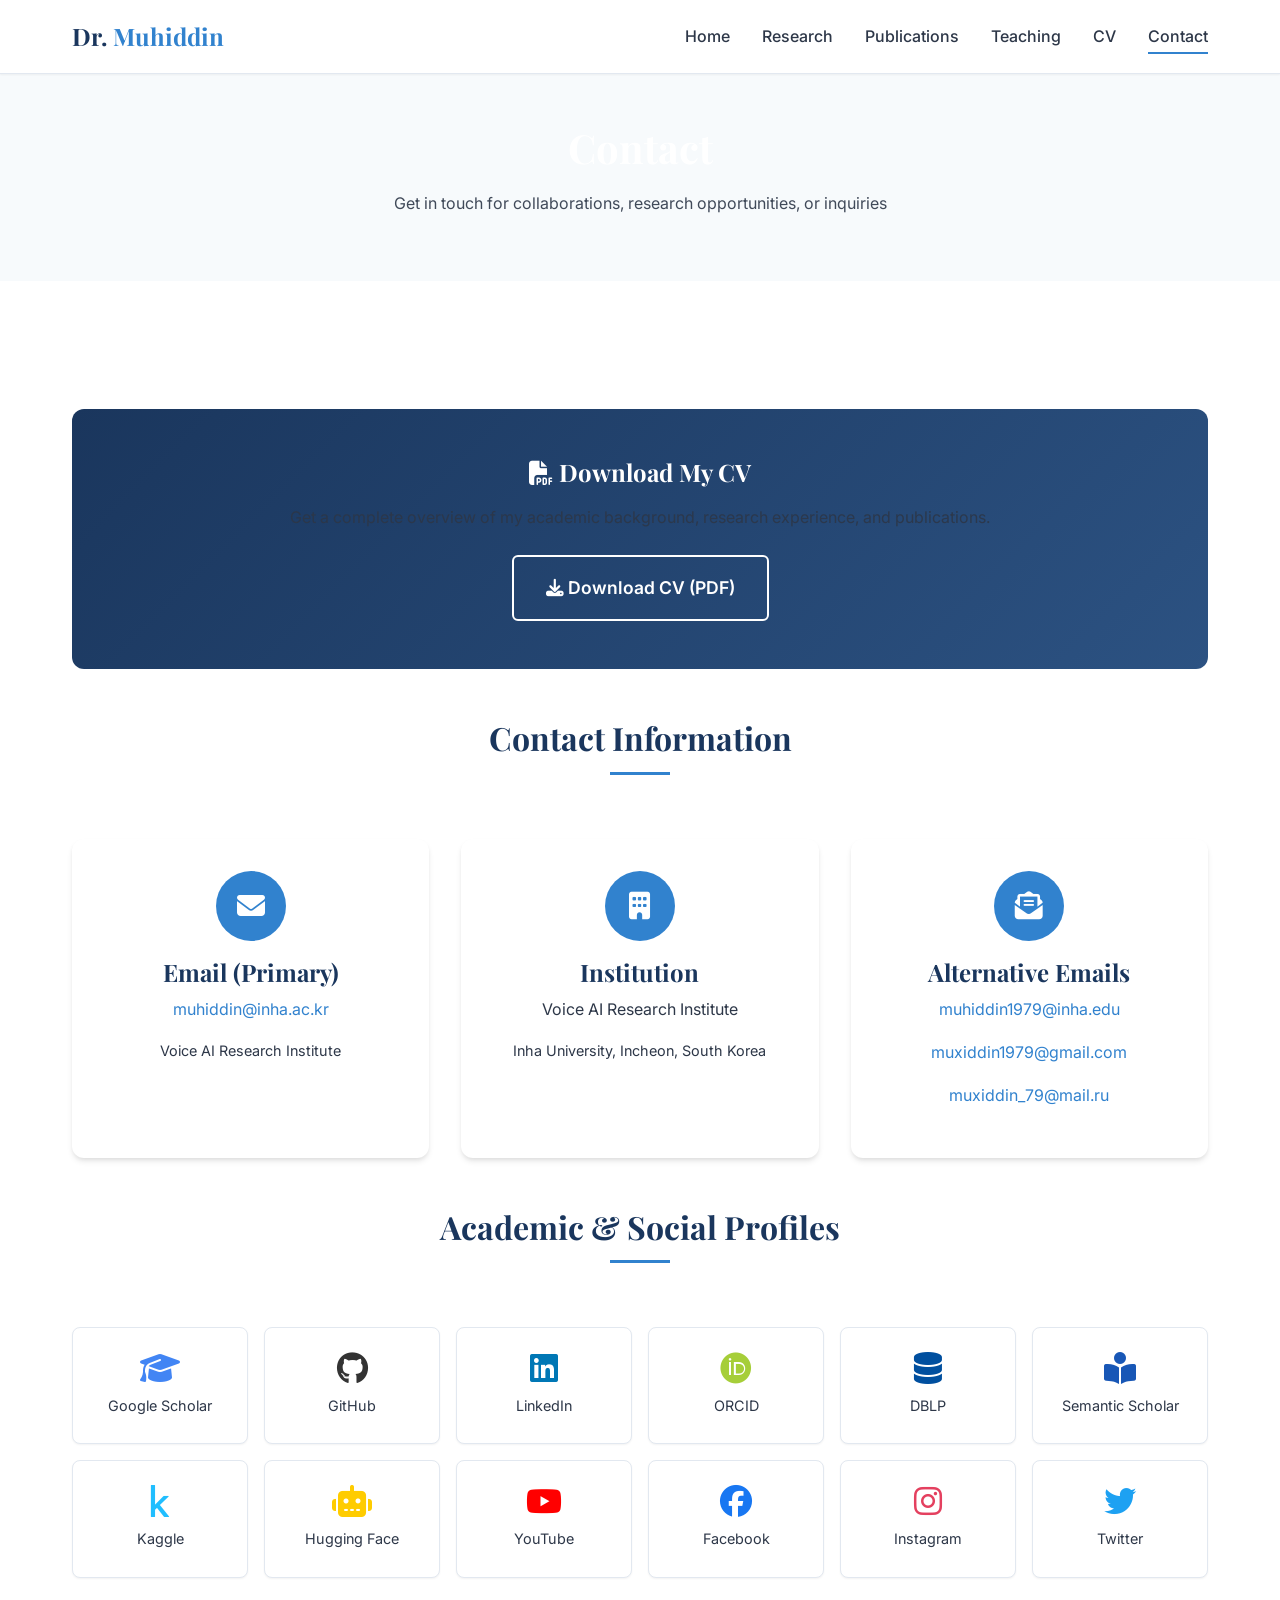
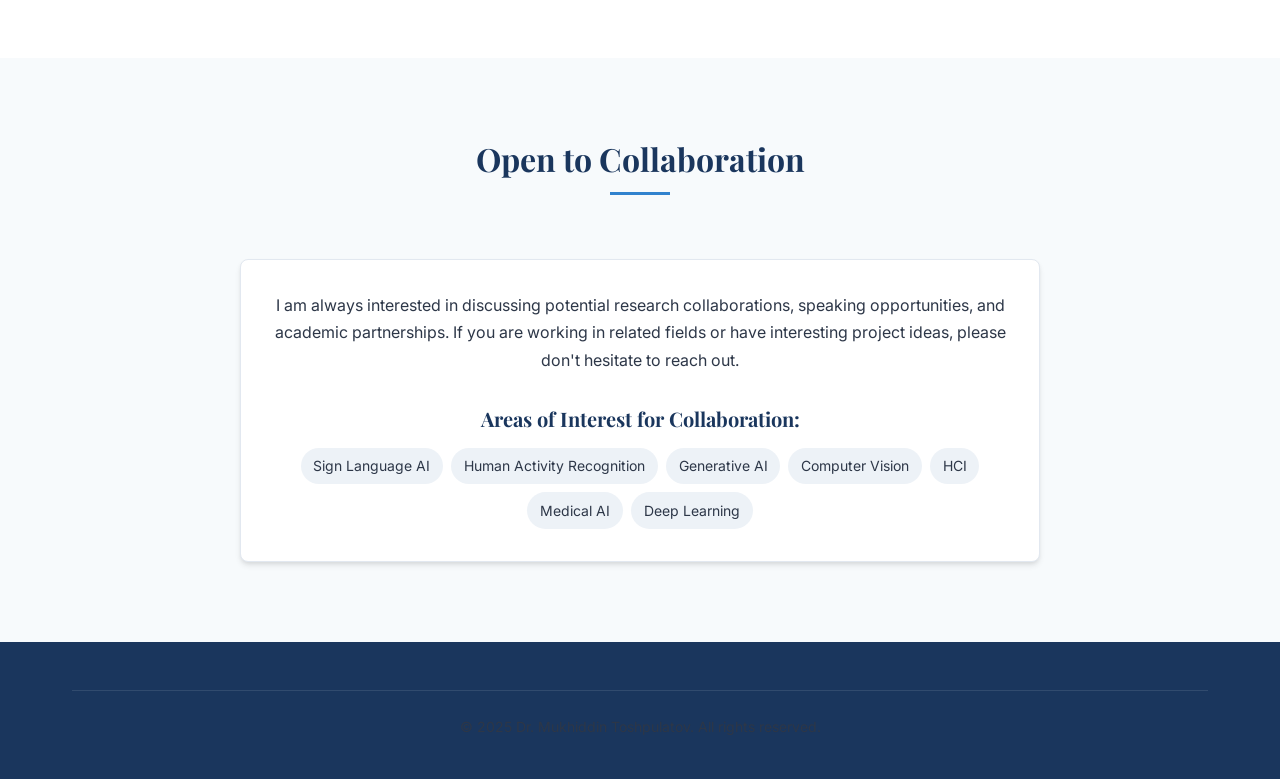
<file: pages/contact.html>
<!DOCTYPE html>
<html lang="en">
<head>
    <meta charset="UTF-8">
    <meta name="viewport" content="width=device-width, initial-scale=1.0">
    <meta name="description" content="Contact Dr. Mukhiddin Toshpulatov - Email, Office Location, and Social Profiles">
    <title>Contact | Dr. Mukhiddin Toshpulatov</title>

    <link rel="preconnect" href="https://fonts.googleapis.com">
    <link rel="preconnect" href="https://fonts.gstatic.com" crossorigin>
    <link href="https://fonts.googleapis.com/css2?family=Inter:wght@400;500;600;700&family=Playfair+Display:wght@600;700&display=swap" rel="stylesheet">
    <link rel="stylesheet" href="https://cdnjs.cloudflare.com/ajax/libs/font-awesome/6.4.0/css/all.min.css">
    <link rel="stylesheet" href="../assets/css/style.css">

    <style>
        .contact-card {
            background: var(--bg-color);
            border-radius: 12px;
            padding: 2rem;
            box-shadow: var(--shadow-md);
            text-align: center;
            transition: var(--transition);
        }
        .contact-card:hover {
            transform: translateY(-5px);
            box-shadow: var(--shadow-lg);
        }
        .contact-card .icon {
            width: 70px;
            height: 70px;
            background: var(--accent-color);
            color: white;
            border-radius: 50%;
            display: flex;
            align-items: center;
            justify-content: center;
            font-size: 1.75rem;
            margin: 0 auto 1rem;
        }
        .contact-card h3 {
            margin-bottom: 0.5rem;
        }
        .contact-card a {
            color: var(--accent-color);
            word-break: break-all;
        }
        .social-grid {
            display: grid;
            grid-template-columns: repeat(auto-fit, minmax(150px, 1fr));
            gap: 1rem;
            margin-top: 2rem;
        }
        .social-card {
            background: var(--bg-color);
            border-radius: 8px;
            padding: 1.5rem 1rem;
            text-align: center;
            box-shadow: var(--shadow-sm);
            transition: var(--transition);
            border: 1px solid var(--border-color);
        }
        .social-card:hover {
            border-color: var(--accent-color);
            transform: translateY(-3px);
        }
        .social-card i {
            font-size: 2rem;
            margin-bottom: 0.5rem;
            display: block;
        }
        .social-card span {
            font-size: 0.9rem;
            color: var(--text-color);
        }
        .cv-download {
            background: linear-gradient(135deg, var(--primary-color) 0%, var(--secondary-color) 100%);
            border-radius: 12px;
            padding: 3rem 2rem;
            text-align: center;
            color: white;
            margin: 3rem 0;
        }
        .cv-download h3 {
            color: white;
            margin-bottom: 1rem;
        }
        .cv-download p {
            opacity: 0.9;
            margin-bottom: 1.5rem;
        }
        .cv-download .btn {
            font-size: 1.1rem;
            padding: 1rem 2rem;
        }
    </style>
</head>
<body>
    <header>
        <nav>
            <a href="../index.html" class="logo">Dr. <span>Muhiddin</span></a>
            <ul class="nav-links">
                <li><a href="../index.html">Home</a></li>
                <li><a href="research.html">Research</a></li>
                <li><a href="publications.html">Publications</a></li>
                <li><a href="teaching.html">Teaching</a></li>
                <li><a href="cv.html">CV</a></li>
                <li><a href="contact.html" class="active">Contact</a></li>
            </ul>
            <button class="mobile-menu-btn" aria-label="Toggle menu">
                <i class="fas fa-bars"></i>
            </button>
        </nav>
    </header>

    <section class="hero" style="padding: 3rem 0;">
        <div class="container text-center">
            <h1 style="color: white;">Contact</h1>
            <p style="opacity: 0.9;">Get in touch for collaborations, research opportunities, or inquiries</p>
        </div>
    </section>

    <section>
        <div class="container">
            <!-- CV Download Section -->
            <div class="cv-download">
                <h3><i class="fas fa-file-pdf"></i> Download My CV</h3>
                <p>Get a complete overview of my academic background, research experience, and publications.</p>
                <a href="../assets/CV_Mukhiddin_Toshpulatov.pdf" download="CV_Mukhiddin_Toshpulatov.pdf" class="btn btn-outline">
                    <i class="fas fa-download"></i> Download CV (PDF)
                </a>
            </div>

            <div class="section-title">
                <h2>Contact Information</h2>
            </div>

            <div class="research-grid" style="margin-bottom: 3rem;">
                <div class="contact-card">
                    <div class="icon"><i class="fas fa-envelope"></i></div>
                    <h3>Email (Primary)</h3>
                    <p><a href="mailto:muhiddin@inha.ac.kr">muhiddin@inha.ac.kr</a></p>
                    <p class="text-light" style="font-size: 0.9rem;">Voice AI Research Institute</p>
                </div>

                <div class="contact-card">
                    <div class="icon"><i class="fas fa-building"></i></div>
                    <h3>Institution</h3>
                    <p>Voice AI Research Institute</p>
                    <p class="text-light" style="font-size: 0.9rem;">Inha University, Incheon, South Korea</p>
                </div>

                <div class="contact-card">
                    <div class="icon"><i class="fas fa-envelope-open-text"></i></div>
                    <h3>Alternative Emails</h3>
                    <p><a href="mailto:muhiddin1979@inha.edu">muhiddin1979@inha.edu</a></p>
                    <p><a href="mailto:muxiddin1979@gmail.com">muxiddin1979@gmail.com</a></p>
                    <p><a href="mailto:muxiddin_79@mail.ru">muxiddin_79@mail.ru</a></p>
                </div>
            </div>

            <div class="section-title">
                <h2>Academic & Social Profiles</h2>
            </div>

            <div class="social-grid">
                <a href="https://scholar.google.com/citations?user=cBVLcOoAAAAJ&hl=en" target="_blank" class="social-card">
                    <i class="fas fa-graduation-cap" style="color: #4285f4;"></i>
                    <span>Google Scholar</span>
                </a>
                <a href="https://github.com/muxiddin19" target="_blank" class="social-card">
                    <i class="fab fa-github" style="color: #333;"></i>
                    <span>GitHub</span>
                </a>
                <a href="https://www.linkedin.com/in/mukhiddin-toshpulatov-473b2883/" target="_blank" class="social-card">
                    <i class="fab fa-linkedin" style="color: #0077b5;"></i>
                    <span>LinkedIn</span>
                </a>
                <a href="https://orcid.org/0000-0002-8819-852X" target="_blank" class="social-card">
                    <i class="fab fa-orcid" style="color: #a6ce39;"></i>
                    <span>ORCID</span>
                </a>
                <a href="https://dblp.org/pid/264/1623.html" target="_blank" class="social-card">
                    <i class="fas fa-database" style="color: #004f9f;"></i>
                    <span>DBLP</span>
                </a>
                <a href="https://www.semanticscholar.org/author/Mukhiddin-Toshpulatov/2289476695" target="_blank" class="social-card">
                    <i class="fas fa-book-reader" style="color: #1857b6;"></i>
                    <span>Semantic Scholar</span>
                </a>
                <a href="https://www.kaggle.com/mukhiddintoshpulatov" target="_blank" class="social-card">
                    <i class="fab fa-kaggle" style="color: #20beff;"></i>
                    <span>Kaggle</span>
                </a>
                <a href="https://huggingface.co/muxiddin19" target="_blank" class="social-card">
                    <i class="fas fa-robot" style="color: #ffcc00;"></i>
                    <span>Hugging Face</span>
                </a>
                <a href="https://www.youtube.com/channel/UC9IGOs0yccHnOduVsatq8Ow" target="_blank" class="social-card">
                    <i class="fab fa-youtube" style="color: #ff0000;"></i>
                    <span>YouTube</span>
                </a>
                <a href="https://www.facebook.com/muhiddintoshpulatov2" target="_blank" class="social-card">
                    <i class="fab fa-facebook" style="color: #1877f2;"></i>
                    <span>Facebook</span>
                </a>
                <a href="https://www.instagram.com/muhiddintoshpulatov/" target="_blank" class="social-card">
                    <i class="fab fa-instagram" style="color: #e4405f;"></i>
                    <span>Instagram</span>
                </a>
                <a href="https://twitter.com/pocker123456" target="_blank" class="social-card">
                    <i class="fab fa-twitter" style="color: #1da1f2;"></i>
                    <span>Twitter</span>
                </a>
            </div>
        </div>
    </section>

    <!-- Collaboration Section -->
    <section style="background: var(--bg-secondary);">
        <div class="container">
            <div class="section-title">
                <h2>Open to Collaboration</h2>
            </div>
            <div class="card" style="max-width: 800px; margin: 0 auto; text-align: center;">
                <p>I am always interested in discussing potential research collaborations, speaking opportunities, and academic partnerships. If you are working in related fields or have interesting project ideas, please don't hesitate to reach out.</p>
                <div style="margin-top: 2rem;">
                    <h4>Areas of Interest for Collaboration:</h4>
                    <div class="skill-tags" style="justify-content: center; margin-top: 1rem;">
                        <span class="skill-tag">Sign Language AI</span>
                        <span class="skill-tag">Human Activity Recognition</span>
                        <span class="skill-tag">Generative AI</span>
                        <span class="skill-tag">Computer Vision</span>
                        <span class="skill-tag">HCI</span>
                        <span class="skill-tag">Medical AI</span>
                        <span class="skill-tag">Deep Learning</span>
                    </div>
                </div>
            </div>
        </div>
    </section>

    <footer>
        <div class="container">
            <div class="footer-bottom">
                <p>&copy; 2025 Dr. Mukhiddin Toshpulatov. All rights reserved.</p>
            </div>
        </div>
    </footer>

    <script src="../assets/js/main.js"></script>
</body>
</html>
</file>
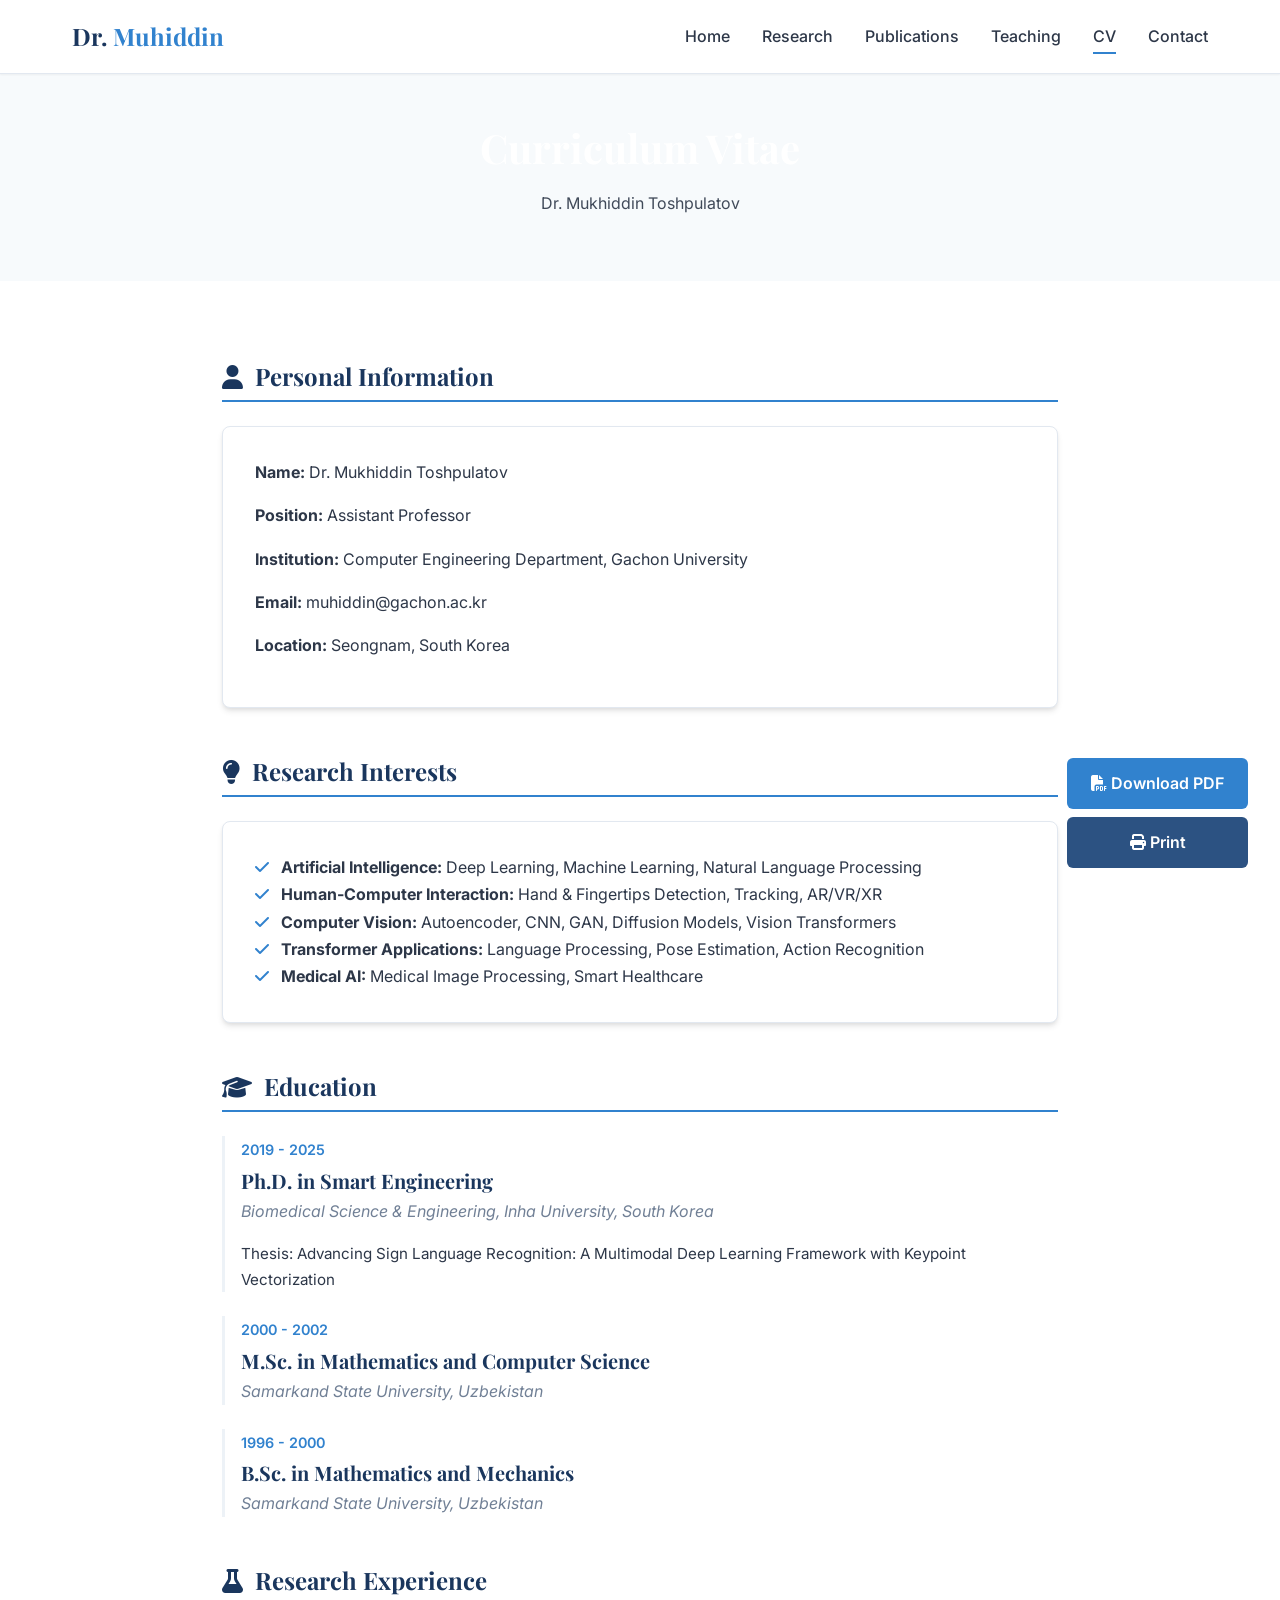
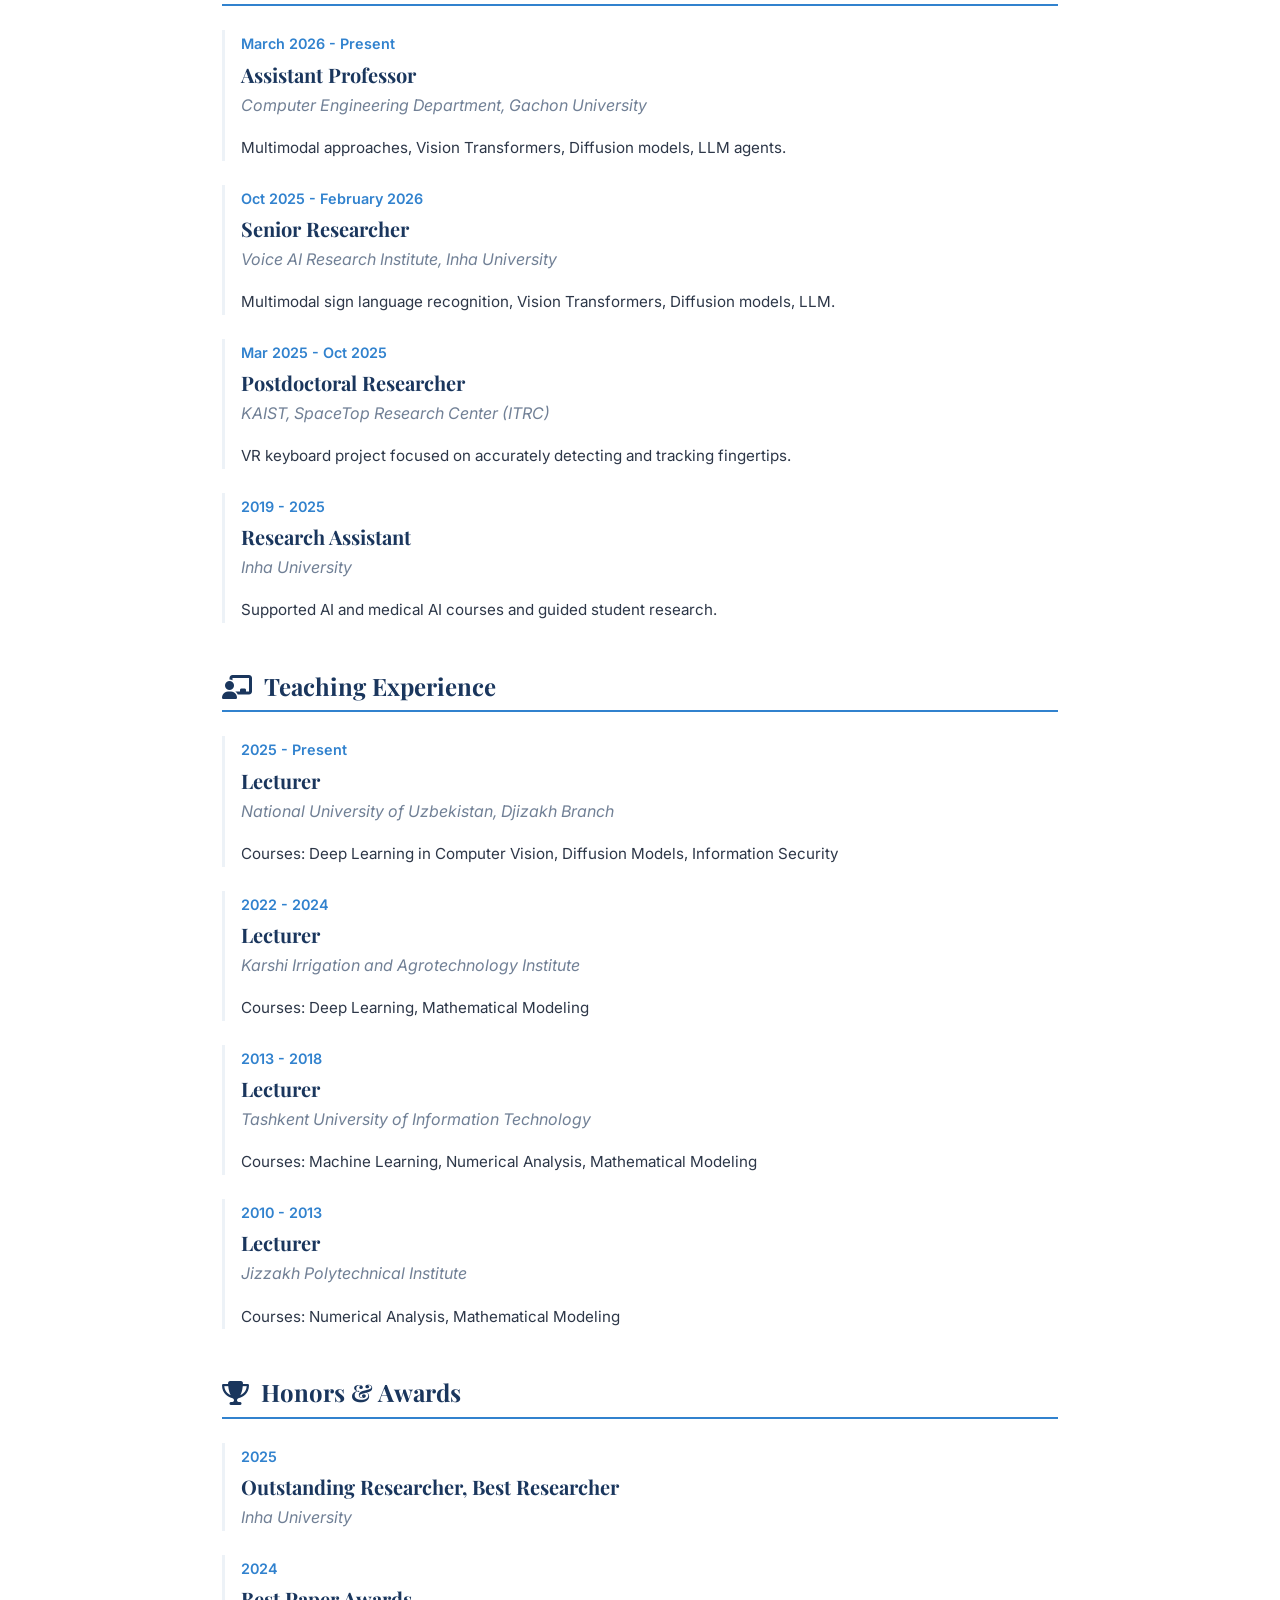
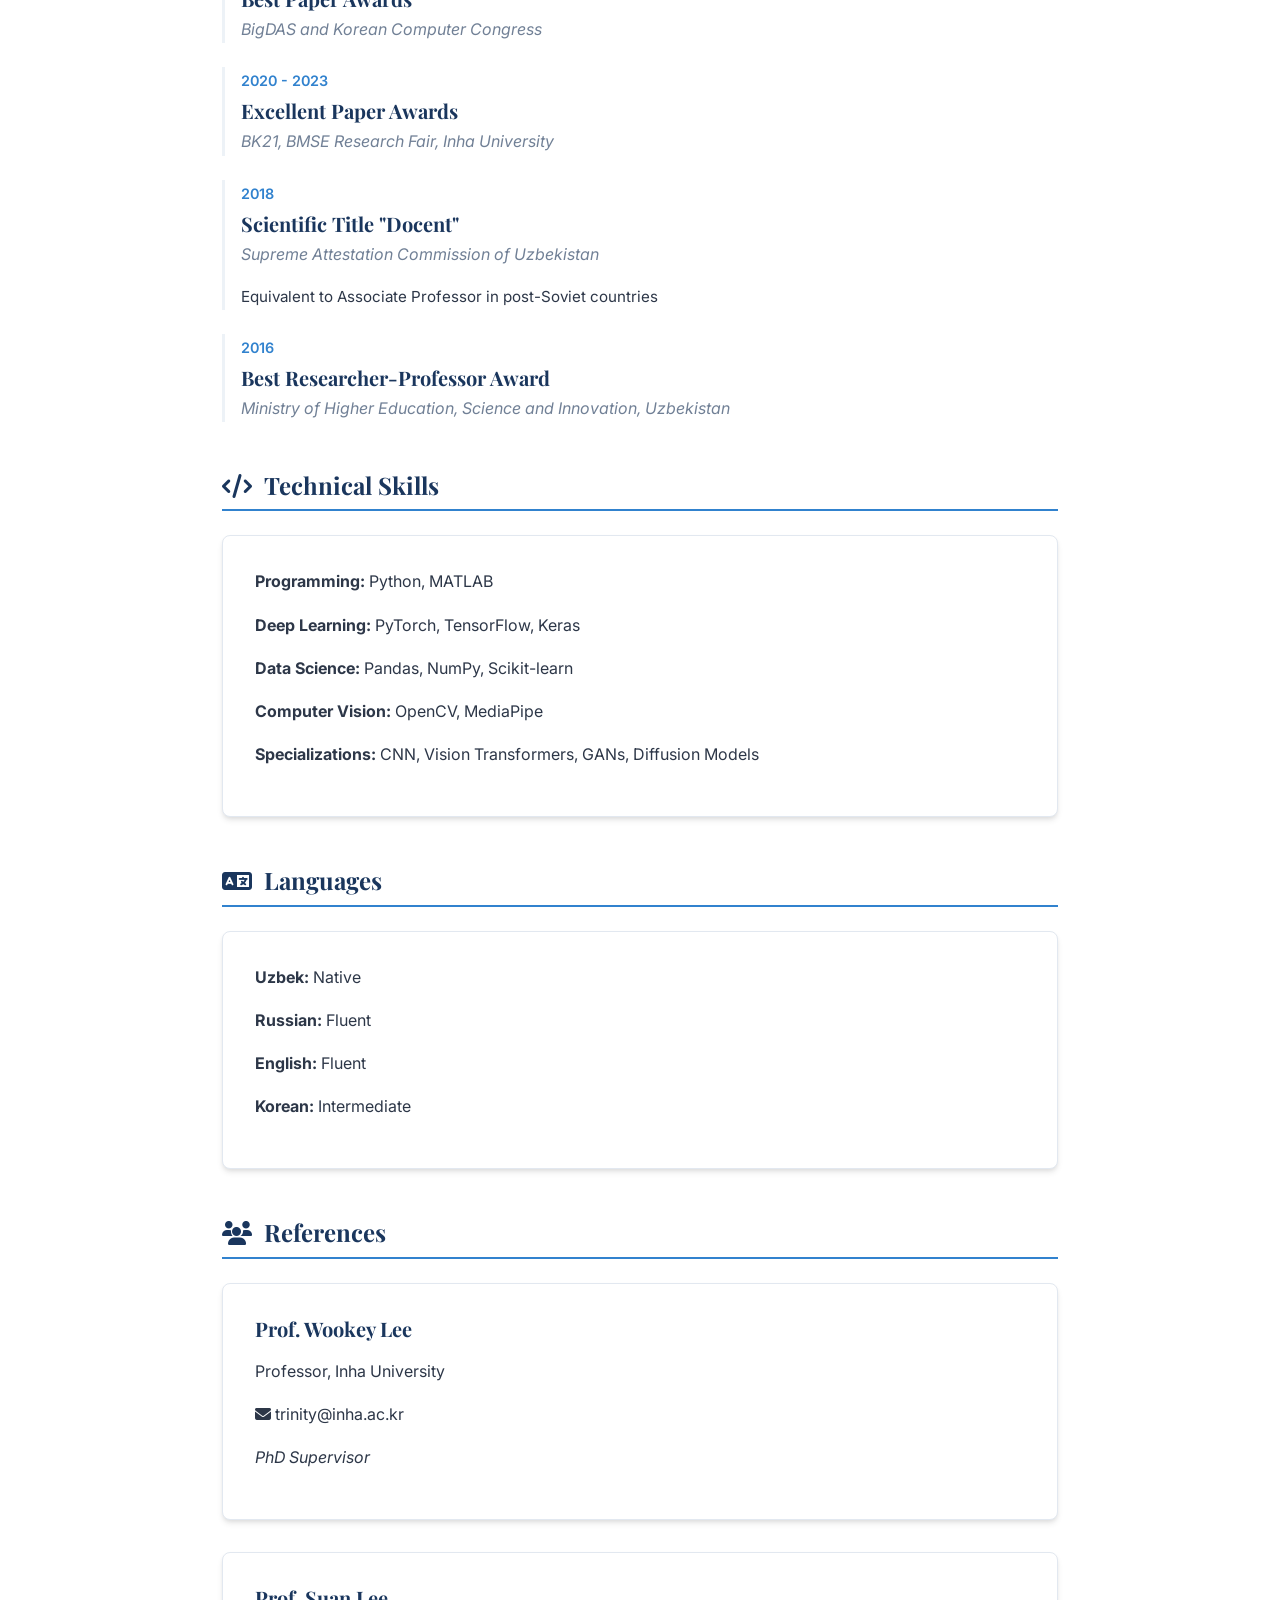
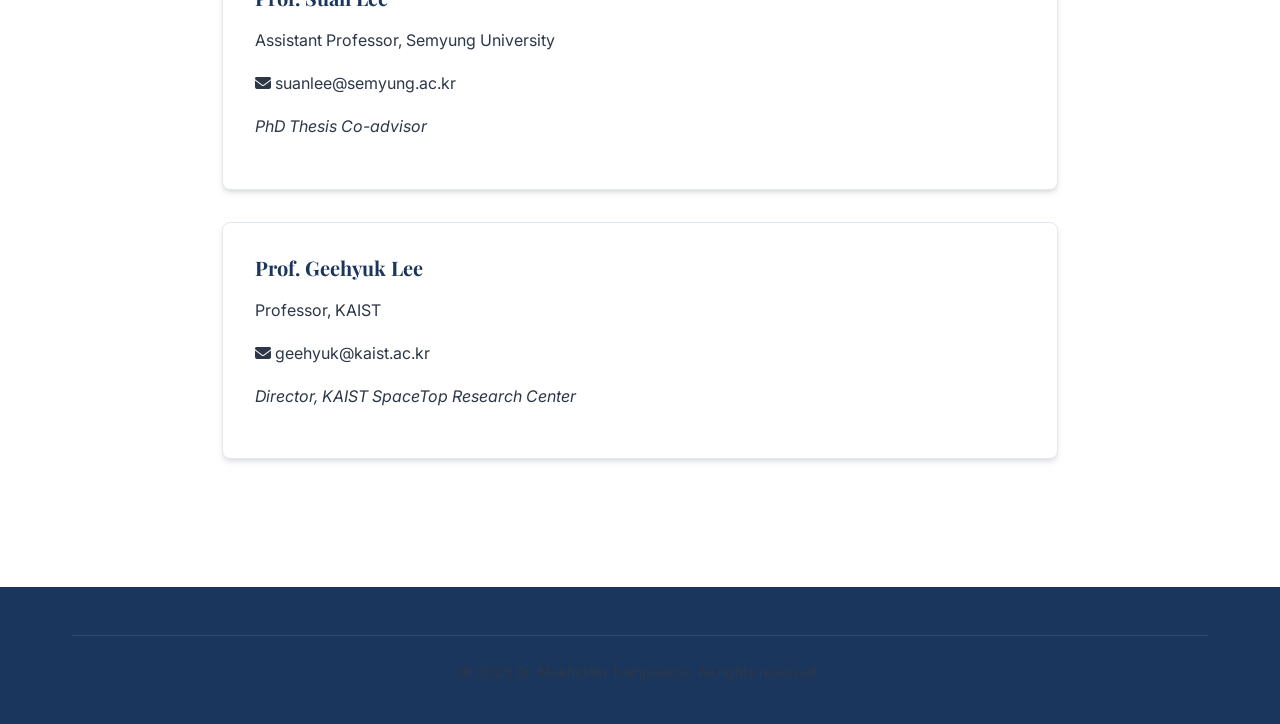
<file: pages/cv.html>
<!DOCTYPE html>
<html lang="en">
<head>
    <meta charset="UTF-8">
    <meta name="viewport" content="width=device-width, initial-scale=1.0">
    <meta name="description" content="Curriculum Vitae of Dr. Mukhiddin Toshpulatov - Education, Experience, Publications, and Skills">
    <title>CV | Dr. Mukhiddin Toshpulatov</title>

    <link rel="preconnect" href="https://fonts.googleapis.com">
    <link rel="preconnect" href="https://fonts.gstatic.com" crossorigin>
    <link href="https://fonts.googleapis.com/css2?family=Inter:wght@400;500;600;700&family=Playfair+Display:wght@600;700&display=swap" rel="stylesheet">
    <link rel="stylesheet" href="https://cdnjs.cloudflare.com/ajax/libs/font-awesome/6.4.0/css/all.min.css">
    <link rel="stylesheet" href="../assets/css/style.css">

    <style>
        .cv-section {
            margin-bottom: 3rem;
        }
        .cv-section h3 {
            color: var(--primary-color);
            border-bottom: 2px solid var(--accent-color);
            padding-bottom: 0.5rem;
            margin-bottom: 1.5rem;
            display: flex;
            align-items: center;
            gap: 0.75rem;
        }
        .cv-item {
            margin-bottom: 1.5rem;
            padding-left: 1rem;
            border-left: 3px solid var(--bg-tertiary);
        }
        .cv-item:hover {
            border-left-color: var(--accent-color);
        }
        .cv-item .date {
            color: var(--accent-color);
            font-weight: 600;
            font-size: 0.9rem;
        }
        .cv-item h4 {
            margin: 0.25rem 0;
            color: var(--primary-color);
        }
        .cv-item .org {
            color: var(--text-light);
            font-style: italic;
        }
        .cv-item .desc {
            margin-top: 0.5rem;
            font-size: 0.95rem;
        }
        .download-btn {
            position: fixed;
            bottom: 2rem;
            right: 2rem;
            z-index: 100;
        }
        @media print {
            .download-btn, header, footer {
                display: none;
            }
            .cv-section {
                break-inside: avoid;
            }
        }
    </style>
</head>
<body>
    <header>
        <nav>
            <a href="../index.html" class="logo">Dr. <span>Muhiddin</span></a>
            <ul class="nav-links">
                <li><a href="../index.html">Home</a></li>
                <li><a href="research.html">Research</a></li>
                <li><a href="publications.html">Publications</a></li>
                <li><a href="teaching.html">Teaching</a></li>
                <li><a href="cv.html" class="active">CV</a></li>
                <li><a href="contact.html">Contact</a></li>
            </ul>
            <button class="mobile-menu-btn" aria-label="Toggle menu">
                <i class="fas fa-bars"></i>
            </button>
        </nav>
    </header>

    <section class="hero" style="padding: 3rem 0;">
        <div class="container text-center">
            <h1 style="color: white;">Curriculum Vitae</h1>
            <p style="opacity: 0.9;">Dr. Mukhiddin Toshpulatov</p>
        </div>
    </section>

    <section>
        <div class="container" style="max-width: 900px;">

            <!-- Contact Info -->
            <div class="cv-section">
                <h3><i class="fas fa-user"></i> Personal Information</h3>
                <div class="card">
                    <p><strong>Name:</strong> Dr. Mukhiddin Toshpulatov</p>
                    <p><strong>Position:</strong> Assistant Professor</p>
                    <p><strong>Institution:</strong> Computer Engineering Department, Gachon University</p>
                    <p><strong>Email:</strong> muhiddin@gachon.ac.kr</p>
                    <p><strong>Location:</strong> Seongnam, South Korea</p>
                </div>
            </div>

            <!-- Research Interests -->
            <div class="cv-section">
                <h3><i class="fas fa-lightbulb"></i> Research Interests</h3>
                <div class="card">
                    <ul style="list-style: none; padding: 0;">
                        <li><i class="fas fa-check" style="color: var(--accent-color); margin-right: 0.5rem;"></i> <strong>Artificial Intelligence:</strong> Deep Learning, Machine Learning, Natural Language Processing</li>
                        <li><i class="fas fa-check" style="color: var(--accent-color); margin-right: 0.5rem;"></i> <strong>Human-Computer Interaction:</strong> Hand & Fingertips Detection, Tracking, AR/VR/XR</li>
                        <li><i class="fas fa-check" style="color: var(--accent-color); margin-right: 0.5rem;"></i> <strong>Computer Vision:</strong> Autoencoder, CNN, GAN, Diffusion Models, Vision Transformers</li>
                        <li><i class="fas fa-check" style="color: var(--accent-color); margin-right: 0.5rem;"></i> <strong>Transformer Applications:</strong> Language Processing, Pose Estimation, Action Recognition</li>
                        <li><i class="fas fa-check" style="color: var(--accent-color); margin-right: 0.5rem;"></i> <strong>Medical AI:</strong> Medical Image Processing, Smart Healthcare</li>
                    </ul>
                </div>
            </div>

            <!-- Education -->
            <div class="cv-section">
                <h3><i class="fas fa-graduation-cap"></i> Education</h3>
                <div class="cv-item">
                    <span class="date">2019 - 2025</span>
                    <h4>Ph.D. in Smart Engineering</h4>
                    <p class="org">Biomedical Science & Engineering, Inha University, South Korea</p>
                    <p class="desc">Thesis: Advancing Sign Language Recognition: A Multimodal Deep Learning Framework with Keypoint Vectorization</p>
                </div>
                <div class="cv-item">
                    <span class="date">2000 - 2002</span>
                    <h4>M.Sc. in Mathematics and Computer Science</h4>
                    <p class="org">Samarkand State University, Uzbekistan</p>
                </div>
                <div class="cv-item">
                    <span class="date">1996 - 2000</span>
                    <h4>B.Sc. in Mathematics and Mechanics</h4>
                    <p class="org">Samarkand State University, Uzbekistan</p>
                </div>
            </div>

            <!-- Research Experience -->
            <div class="cv-section">
                <h3><i class="fas fa-flask"></i> Research Experience</h3>
                <div class="cv-item">
                    <span class="date">March 2026 - Present</span>
                    <h4>Assistant Professor</h4>
                    <p class="org">Computer Engineering Department, Gachon University</p>
                    <p class="desc">Multimodal approaches, Vision Transformers, Diffusion models, LLM agents.</p>
                </div>
                <div class="cv-item">
                    <span class="date">Oct 2025 - February 2026</span>
                    <h4>Senior Researcher</h4>
                    <p class="org">Voice AI Research Institute, Inha University</p>
                    <p class="desc">Multimodal sign language recognition, Vision Transformers, Diffusion models, LLM.</p>
                </div>
                <div class="cv-item">
                    <span class="date">Mar 2025 - Oct 2025</span>
                    <h4>Postdoctoral Researcher</h4>
                    <p class="org">KAIST, SpaceTop Research Center (ITRC)</p>
                    <p class="desc">VR keyboard project focused on accurately detecting and tracking fingertips.</p>
                </div>
                <div class="cv-item">
                    <span class="date">2019 - 2025</span>
                    <h4>Research Assistant</h4>
                    <p class="org">Inha University</p>
                    <p class="desc">Supported AI and medical AI courses and guided student research.</p>
                </div>
            </div>

            <!-- Teaching Experience -->
            <div class="cv-section">
                <h3><i class="fas fa-chalkboard-teacher"></i> Teaching Experience</h3>
                <div class="cv-item">
                    <span class="date">2025 - Present</span>
                    <h4>Lecturer</h4>
                    <p class="org">National University of Uzbekistan, Djizakh Branch</p>
                    <p class="desc">Courses: Deep Learning in Computer Vision, Diffusion Models, Information Security</p>
                </div>
                <div class="cv-item">
                    <span class="date">2022 - 2024</span>
                    <h4>Lecturer</h4>
                    <p class="org">Karshi Irrigation and Agrotechnology Institute</p>
                    <p class="desc">Courses: Deep Learning, Mathematical Modeling</p>
                </div>
                <div class="cv-item">
                    <span class="date">2013 - 2018</span>
                    <h4>Lecturer</h4>
                    <p class="org">Tashkent University of Information Technology</p>
                    <p class="desc">Courses: Machine Learning, Numerical Analysis, Mathematical Modeling</p>
                </div>
                <div class="cv-item">
                    <span class="date">2010 - 2013</span>
                    <h4>Lecturer</h4>
                    <p class="org">Jizzakh Polytechnical Institute</p>
                    <p class="desc">Courses: Numerical Analysis, Mathematical Modeling</p>
                </div>
            </div>

            <!-- Awards -->
            <div class="cv-section">
                <h3><i class="fas fa-trophy"></i> Honors & Awards</h3>
                <div class="cv-item">
                    <span class="date">2025</span>
                    <h4>Outstanding Researcher, Best Researcher</h4>
                    <p class="org">Inha University</p>
                </div>
                <div class="cv-item">
                    <span class="date">2024</span>
                    <h4>Best Paper Awards</h4>
                    <p class="org">BigDAS and Korean Computer Congress</p>
                </div>
                <div class="cv-item">
                    <span class="date">2020 - 2023</span>
                    <h4>Excellent Paper Awards</h4>
                    <p class="org">BK21, BMSE Research Fair, Inha University</p>
                </div>
                <div class="cv-item">
                    <span class="date">2018</span>
                    <h4>Scientific Title "Docent"</h4>
                    <p class="org">Supreme Attestation Commission of Uzbekistan</p>
                    <p class="desc">Equivalent to Associate Professor in post-Soviet countries</p>
                </div>
                <div class="cv-item">
                    <span class="date">2016</span>
                    <h4>Best Researcher-Professor Award</h4>
                    <p class="org">Ministry of Higher Education, Science and Innovation, Uzbekistan</p>
                </div>
            </div>

            <!-- Technical Skills -->
            <div class="cv-section">
                <h3><i class="fas fa-code"></i> Technical Skills</h3>
                <div class="card">
                    <p><strong>Programming:</strong> Python, MATLAB</p>
                    <p><strong>Deep Learning:</strong> PyTorch, TensorFlow, Keras</p>
                    <p><strong>Data Science:</strong> Pandas, NumPy, Scikit-learn</p>
                    <p><strong>Computer Vision:</strong> OpenCV, MediaPipe</p>
                    <p><strong>Specializations:</strong> CNN, Vision Transformers, GANs, Diffusion Models</p>
                </div>
            </div>

            <!-- Languages -->
            <div class="cv-section">
                <h3><i class="fas fa-language"></i> Languages</h3>
                <div class="card">
                    <p><strong>Uzbek:</strong> Native</p>
                    <p><strong>Russian:</strong> Fluent</p>
                    <p><strong>English:</strong> Fluent</p>
                    <p><strong>Korean:</strong> Intermediate</p>
                </div>
            </div>

            <!-- References -->
            <div class="cv-section">
                <h3><i class="fas fa-users"></i> References</h3>
                <div class="research-grid" style="grid-template-columns: 1fr;">
                    <div class="card">
                        <h4>Prof. Wookey Lee</h4>
                        <p>Professor, Inha University</p>
                        <p><i class="fas fa-envelope"></i> trinity@inha.ac.kr</p>
                        <p><em>PhD Supervisor</em></p>
                    </div>
                    <div class="card">
                        <h4>Prof. Suan Lee</h4>
                        <p>Assistant Professor, Semyung University</p>
                        <p><i class="fas fa-envelope"></i> suanlee@semyung.ac.kr</p>
                        <p><em>PhD Thesis Co-advisor</em></p>
                    </div>
                    <div class="card">
                        <h4>Prof. Geehyuk Lee</h4>
                        <p>Professor, KAIST</p>
                        <p><i class="fas fa-envelope"></i> geehyuk@kaist.ac.kr</p>
                        <p><em>Director, KAIST SpaceTop Research Center</em></p>
                    </div>
                </div>
            </div>

        </div>
    </section>

    <div class="download-btn" style="display: flex; flex-direction: column; gap: 0.5rem;">
        <a href="../assets/CV_Mukhiddin_Toshpulatov.pdf" download class="btn btn-primary">
            <i class="fas fa-file-pdf"></i> Download PDF
        </a>
        <a href="#" class="btn btn-primary" onclick="window.print(); return false;" style="background: var(--secondary-color);">
            <i class="fas fa-print"></i> Print
        </a>
    </div>

    <footer>
        <div class="container">
            <div class="footer-bottom">
                <p>&copy; 2025 Dr. Mukhiddin Toshpulatov. All rights reserved.</p>
            </div>
        </div>
    </footer>

    <script src="../assets/js/main.js"></script>
</body>
</html>
</file>
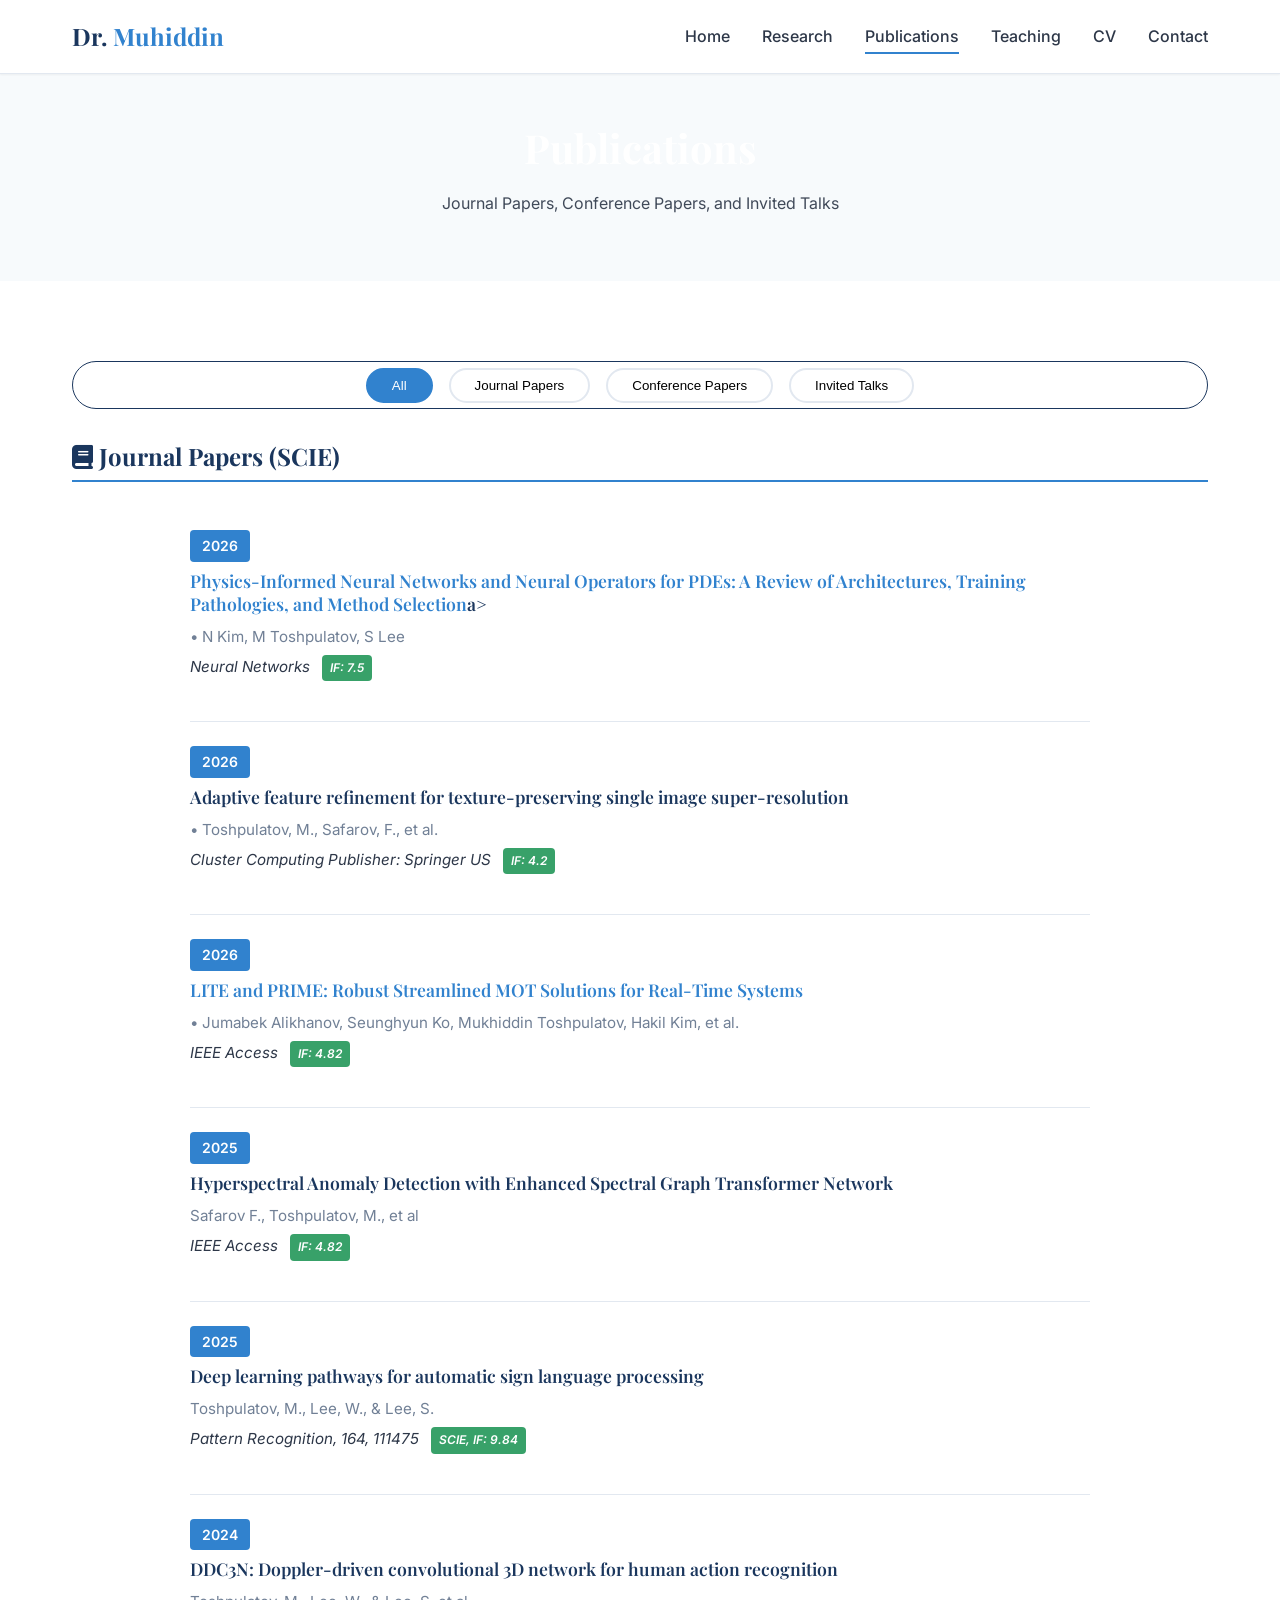
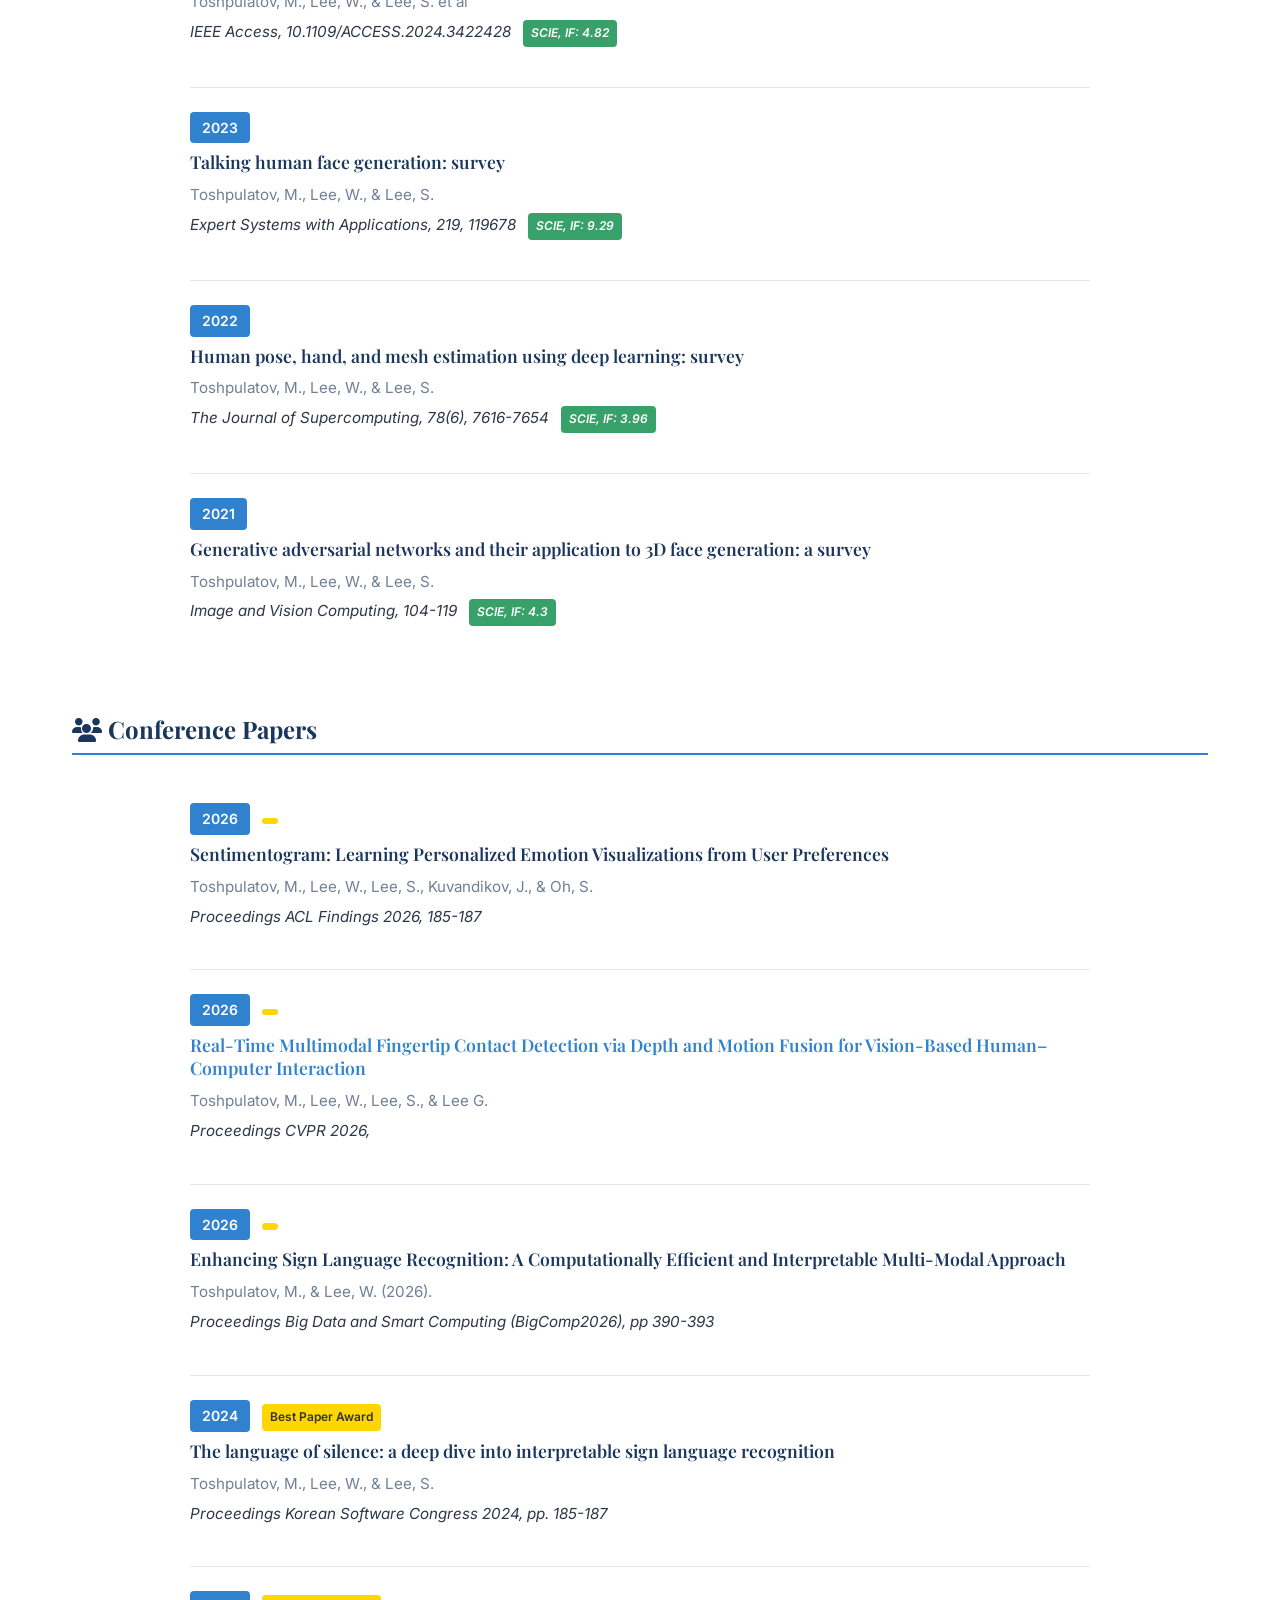
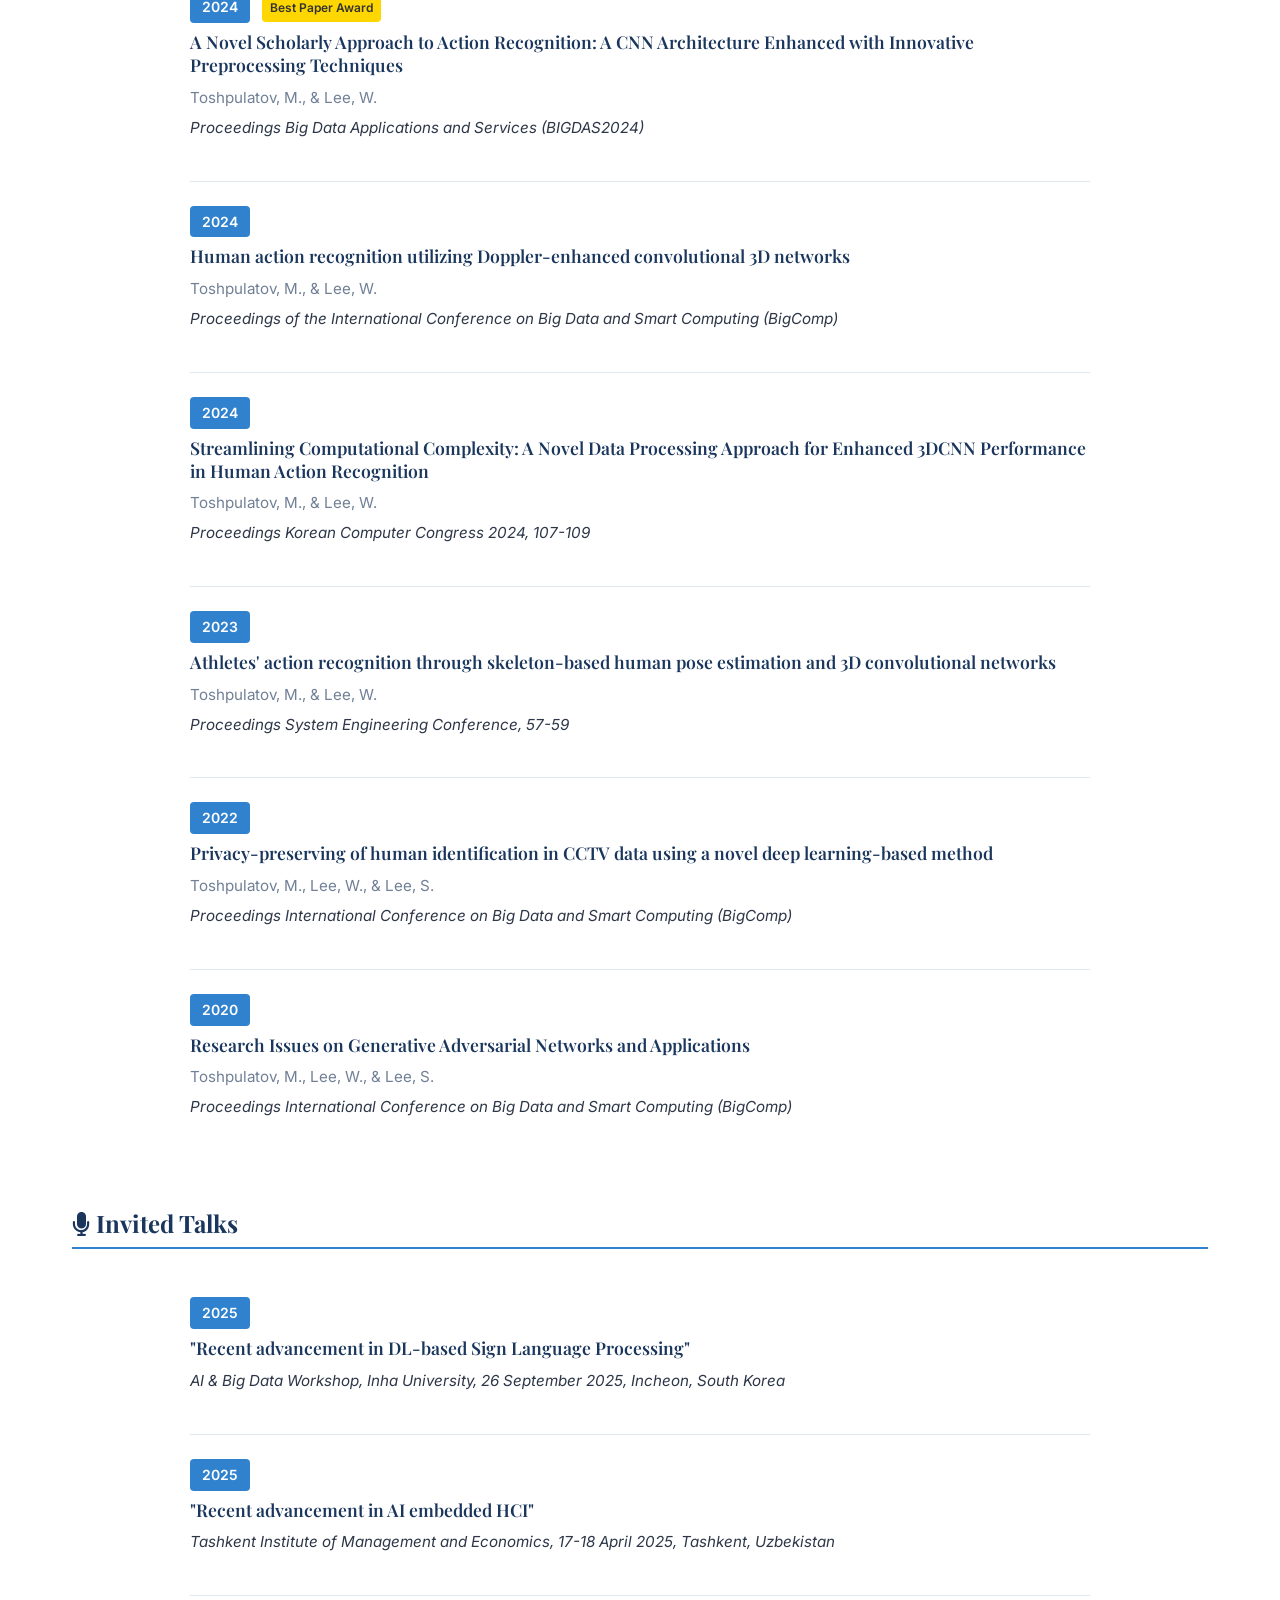
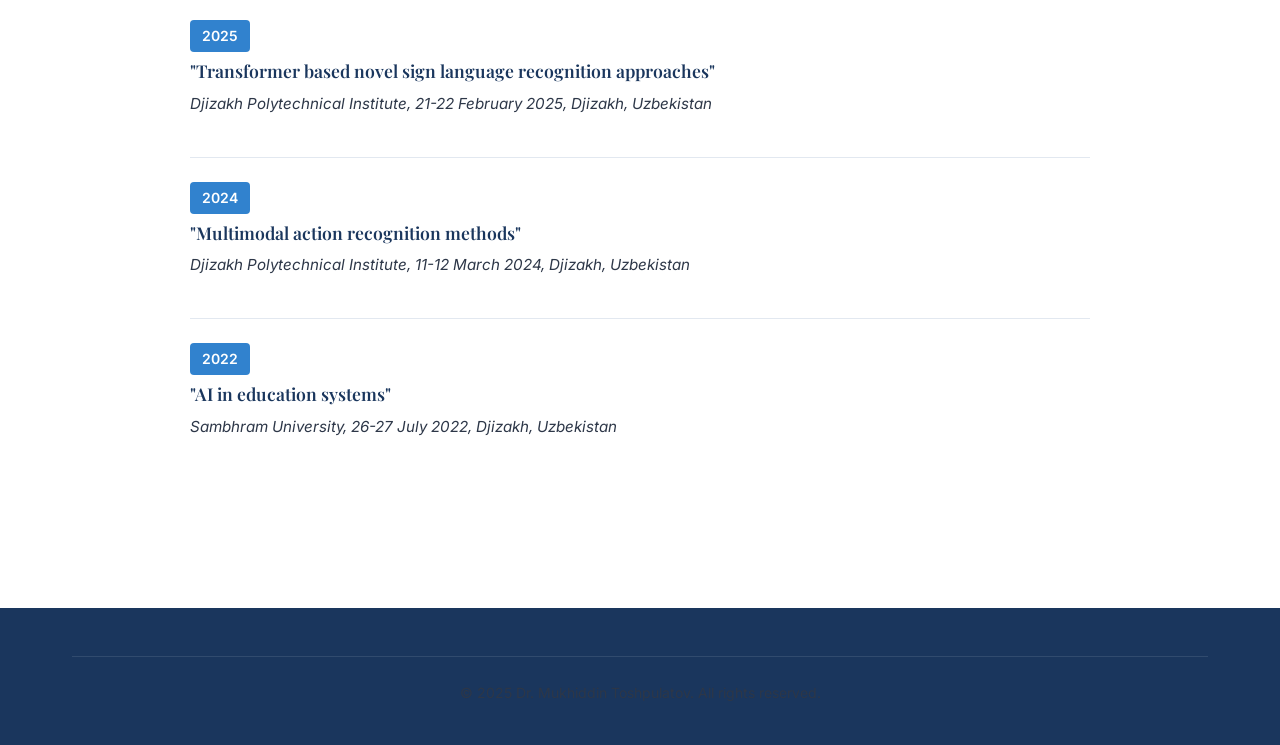
<file: pages/publications.html>
<!DOCTYPE html>
<html lang="en">
<head>
    <meta charset="UTF-8">
    <meta name="viewport" content="width=device-width, initial-scale=1.0">
    <meta name="description" content=" Publications by Dr. Mukhiddin Toshpulatov - Journal Papers, Conference Papers, and Invited Talks">
    <title>Publications | Dr. Mukhiddin Toshpulatov</title>

    <link rel="preconnect" href="https://fonts.googleapis.com">
    <link rel="preconnect" href="https://fonts.gstatic.com" crossorigin>
    <link href="https://fonts.googleapis.com/css2?family=Inter:wght@400;500;600;700&family=Playfair+Display:wght@600;700&display=swap" rel="stylesheet">
    <link rel="stylesheet" href="https://cdnjs.cloudflare.com/ajax/libs/font-awesome/6.4.0/css/all.min.css">
    <link rel="stylesheet" href="../assets/css/style.css">

    <style>
        .pub-filter {
            display: flex;
            justify-content: center;
            gap: 1rem;
            margin-bottom: 2rem;
            flex-wrap: wrap;
        }
        .pub-filter button {
            padding: 0.5rem 1.5rem;
            border: 2px solid var(--border-color);
            background: var(--bg-color);
            border-radius: 25px;
            cursor: pointer;
            transition: var(--transition);
            font-weight: 500;
        }
        .pub-filter button:hover,
        .pub-filter button.active {
            background: var(--accent-color);
            border-color: var(--accent-color);
            color: white;
        }
        .pub-section {
            margin-bottom: 3rem;
        }
        .pub-section h3 {
            border-bottom: 2px solid var(--accent-color);
            padding-bottom: 0.5rem;
            margin-bottom: 1.5rem;
        }
    </style>
</head>
<body>
    <header>
        <nav>
            <a href="../index.html" class="logo">Dr. <span>Muhiddin</span></a>
            <ul class="nav-links">
                <li><a href="../index.html">Home</a></li>
                <li><a href="research.html">Research</a></li>
                <li><a href="publications.html" class="active">Publications</a></li>
                <li><a href="teaching.html">Teaching</a></li>
                <li><a href="cv.html">CV</a></li>
                <li><a href="contact.html">Contact</a></li>
            </ul>
            <button class="mobile-menu-btn" aria-label="Toggle menu">
                <i class="fas fa-bars"></i>
            </button>
        </nav>
    </header>

    <section class="hero" style="padding: 3rem 0;">
        <div class="container text-center">
            <h1 style="color: white;">Publications</h1>
            <p style="opacity: 0.9;">Journal Papers, Conference Papers, and Invited Talks</p>
        </div>
    </section>

    <section>
        <div class="container">
            <div class="pub-filter">
                <button class="active" data-filter="all">All</button>
                <button data-filter="journal">Journal Papers</button>
                <button data-filter="conference">Conference Papers</button>
                <button data-filter="talks">Invited Talks</button>
            </div>

            <!-- Journal Papers -->
            <div class="pub-section" data-category="journal">
                <h3><i class="fas fa-book"></i> Journal Papers (SCIE)</h3>
                <div class="publication-list">
                    <div class="publication-item">
                        <span class="publication-year">2026</span>
                        <h4 class="publication-title"><a href="https://www.sciencedirect.com/science/article/pii/S0893608026010968?lid=rcjae1x11dvv&utm_source=braze&utm_medium=email&utm_campaign=STMJ_220042_AUTH_SERV_PPUB&utm_content=220042_AUTSERV-OTR_MAIN_NOAB_SINGLE_ALL&utm_term=STMJ_ONB_PUB_AUTH_STMJ_20260520&DGCID=STMJ_220042_AUTH_SERV_PPUB&se_la=6895d5573186bf005533603f&se_pr=37126578&__cf_chl_tk=kXjCaqZjKrhaG2bwIgkzfMM6nqYRmYuFRX1y85hzbS0-1789650891-1.0.1.1-J7X.5At6yRaI7BAwmyDYPCwF7zo0wo8kC1rXlTd.SuA"> Physics-Informed Neural Networks and Neural Operators for PDEs: A Review of Architectures, Training Pathologies, and Method Selection</a>a>
</h4>
                        <p class="publication-authors">•	N Kim, M Toshpulatov, S Lee
 </p>
                        <p class="publication-venue">Neural Networks
  <span class="publication-badge">IF: 7.5</span></p>
                    </div>

                                        <div class="publication-item">
                        <span class="publication-year">2026</span>
                        <h4 class="publication-title">Adaptive feature refinement for texture-preserving single image super-resolution</h4>
                        <p class="publication-authors">•	Toshpulatov, M., Safarov, F., et al. </p>
                        <p class="publication-venue">Cluster Computing Publisher: Springer US  <span class="publication-badge">IF: 4.2</span></p>
                    </div>
                                    <div class="publication-item">
                        <span class="publication-year">2026</span>
                        <h4 class="publication-title"><a href="https://ieeexplore.ieee.org/document/11623198" target="_self"> LITE and PRIME: Robust Streamlined MOT Solutions for Real-Time Systems</a></h4>
                        <p class="publication-authors">•	Jumabek Alikhanov, Seunghyun Ko, Mukhiddin Toshpulatov, Hakil Kim, et al. </p>
                        <p class="publication-venue">          IEEE Access  <span class="publication-badge">IF: 4.82</span></p>
                    </div>



            
      <!--  </h4>
        <p class="publication-authors">
            
        </p>
        <p class="publication-venue">
  
            <span class="publication-badge">IF: 4.82</span>
        </p>
    </div>-->

                    
                    <div class="publication-item">
                        <span class="publication-year">2025</span>
                        <h4 class="publication-title">Hyperspectral Anomaly Detection with Enhanced Spectral Graph Transformer Network</h4>
                        <p class="publication-authors">Safarov F., Toshpulatov, M., et al</p>
                        <p class="publication-venue">IEEE Access <span class="publication-badge">IF: 4.82</span></p>
                    </div>

                    <div class="publication-item">
                        <span class="publication-year">2025</span>
                        <h4 class="publication-title">Deep learning pathways for automatic sign language processing</h4>
                        <p class="publication-authors">Toshpulatov, M., Lee, W., & Lee, S.</p>
                        <p class="publication-venue">Pattern Recognition, 164, 111475 <span class="publication-badge">SCIE, IF: 9.84</span></p>
                    </div>

                    <div class="publication-item">
                        <span class="publication-year">2024</span>
                        <h4 class="publication-title">DDC3N: Doppler-driven convolutional 3D network for human action recognition</h4>
                        <p class="publication-authors">Toshpulatov, M., Lee, W., & Lee, S. et al</p>
                        <p class="publication-venue">IEEE Access, 10.1109/ACCESS.2024.3422428 <span class="publication-badge">SCIE, IF: 4.82</span></p>
                    </div>

                    <div class="publication-item">
                        <span class="publication-year">2023</span>
                        <h4 class="publication-title">Talking human face generation: survey</h4>
                        <p class="publication-authors">Toshpulatov, M., Lee, W., & Lee, S.</p>
                        <p class="publication-venue">Expert Systems with Applications, 219, 119678 <span class="publication-badge">SCIE, IF: 9.29</span></p>
                    </div>

                    <div class="publication-item">
                        <span class="publication-year">2022</span>
                        <h4 class="publication-title">Human pose, hand, and mesh estimation using deep learning: survey</h4>
                        <p class="publication-authors">Toshpulatov, M., Lee, W., & Lee, S.</p>
                        <p class="publication-venue">The Journal of Supercomputing, 78(6), 7616-7654 <span class="publication-badge">SCIE, IF: 3.96</span></p>
                    </div>

                    <div class="publication-item">
                        <span class="publication-year">2021</span>
                        <h4 class="publication-title">Generative adversarial networks and their application to 3D face generation: a survey</h4>
                        <p class="publication-authors">Toshpulatov, M., Lee, W., & Lee, S.</p>
                        <p class="publication-venue">Image and Vision Computing, 104-119 <span class="publication-badge">SCIE, IF: 4.3</span></p>
                    </div>
                </div>
            </div>

            <!-- Conference Papers -->
            <div class="pub-section" data-category="conference">
                <h3><i class="fas fa-users"></i> Conference Papers</h3>
                <div class="publication-list">
                    <div class="publication-item">
                        <span class="publication-year">2026</span>
                        <span class="publication-badge" style="background: gold; color: #333;"></span>
                        <h4 class="publication-title">Sentimentogram: Learning Personalized Emotion Visualizations from User Preferences</h4>
                        <p class="publication-authors">Toshpulatov, M., Lee, W., Lee, S., Kuvandikov, J., & Oh, S.</p>
                        <p class="publication-venue">Proceedings ACL Findings 2026, 185-187</p>
                    </div>
                    <div class="publication-item">
                        <span class="publication-year">2026</span>
                        <span class="publication-badge" style="background: gold; color: #333;"></span>
                        <h4 class="publication-title"> <a href="https://openaccess.thecvf.com/content/CVPR2026/papers/Toshpulatov_Real-Time_Multimodal_Fingertip_Contact_Detection_via_Depth_and_Motion_Fusion_CVPR_2026_paper.pdf"> Real-Time Multimodal Fingertip Contact Detection via Depth and Motion Fusion
            for Vision-Based Human–Computer Interaction </a></h4>
                        <p class="publication-authors">Toshpulatov, M., Lee, W., Lee, S., & Lee G. </p>
                        <p class="publication-venue">Proceedings CVPR 2026, </p>
                    </div>

                    <div class="publication-item">
                        <span class="publication-year">2026</span>
                        <span class="publication-badge" style="background: gold; color: #333;"></span>
                        <h4 class="publication-title">Enhancing Sign Language Recognition: A Computationally Efficient and Interpretable Multi-Modal Approach</h4>
                        <p class="publication-authors">Toshpulatov, M., & Lee, W. (2026). </p>
                        <p class="publication-venue">Proceedings Big Data and Smart Computing (BigComp2026), pp 390-393</p>
                    </div>
                    
                    <div class="publication-item">
                        <span class="publication-year">2024</span>
                        <span class="publication-badge" style="background: gold; color: #333;">Best Paper Award</span>
                        <h4 class="publication-title">The language of silence: a deep dive into interpretable sign language recognition</h4>
                        <p class="publication-authors">Toshpulatov, M., Lee, W., & Lee, S.</p>
                        <p class="publication-venue">Proceedings Korean Software Congress 2024, pp. 185-187</p>
                    </div>
                    <div class="publication-item">
                        <span class="publication-year">2024</span>
                        <span class="publication-badge" style="background: gold; color: #333;">Best Paper Award</span>
                        <h4 class="publication-title">A Novel Scholarly Approach to Action Recognition: A CNN Architecture Enhanced with Innovative Preprocessing Techniques</h4>
                        <p class="publication-authors">Toshpulatov, M., & Lee, W.</p>
                        <p class="publication-venue">Proceedings Big Data Applications and Services (BIGDAS2024)</p>
                    </div>

                    <div class="publication-item">
                        <span class="publication-year">2024</span>
                        <h4 class="publication-title">Human action recognition utilizing Doppler-enhanced convolutional 3D networks</h4>
                        <p class="publication-authors">Toshpulatov, M., & Lee, W.</p>
                        <p class="publication-venue">Proceedings of the International Conference on Big Data and Smart Computing (BigComp)</p>
                    </div>

                    <div class="publication-item">
                        <span class="publication-year">2024</span>
                        <h4 class="publication-title">Streamlining Computational Complexity: A Novel Data Processing Approach for Enhanced 3DCNN Performance in Human Action Recognition</h4>
                        <p class="publication-authors">Toshpulatov, M., & Lee, W.</p>
                        <p class="publication-venue">Proceedings Korean Computer Congress 2024, 107-109</p>
                    </div>

                    <div class="publication-item">
                        <span class="publication-year">2023</span>
                        <h4 class="publication-title">Athletes' action recognition through skeleton-based human pose estimation and 3D convolutional networks</h4>
                        <p class="publication-authors">Toshpulatov, M., & Lee, W.</p>
                        <p class="publication-venue">Proceedings System Engineering Conference, 57-59</p>
                    </div>

                    <div class="publication-item">
                        <span class="publication-year">2022</span>
                        <h4 class="publication-title">Privacy-preserving of human identification in CCTV data using a novel deep learning-based method</h4>
                        <p class="publication-authors">Toshpulatov, M., Lee, W., & Lee, S.</p>
                        <p class="publication-venue">Proceedings International Conference on Big Data and Smart Computing (BigComp)</p>
                    </div>

                    <div class="publication-item">
                        <span class="publication-year">2020</span>
                        <h4 class="publication-title">Research Issues on Generative Adversarial Networks and Applications</h4>
                        <p class="publication-authors">Toshpulatov, M., Lee, W., & Lee, S.</p>
                        <p class="publication-venue">Proceedings International Conference on Big Data and Smart Computing (BigComp)</p>
                    </div>
                </div>
            </div>

            <!-- Invited Talks -->
            <div class="pub-section" data-category="talks">
                <h3><i class="fas fa-microphone"></i> Invited Talks</h3>
                <div class="publication-list">
                    <div class="publication-item">
                        <span class="publication-year">2025</span>
                        <h4 class="publication-title">"Recent advancement in DL-based Sign Language Processing"</h4>
                        <p class="publication-venue">AI & Big Data Workshop, Inha University, 26 September 2025, Incheon, South Korea</p>
                    </div>

                    <div class="publication-item">
                        <span class="publication-year">2025</span>
                        <h4 class="publication-title">"Recent advancement in AI embedded HCI"</h4>
                        <p class="publication-venue">Tashkent Institute of Management and Economics, 17-18 April 2025, Tashkent, Uzbekistan</p>
                    </div>

                    <div class="publication-item">
                        <span class="publication-year">2025</span>
                        <h4 class="publication-title">"Transformer based novel sign language recognition approaches"</h4>
                        <p class="publication-venue">Djizakh Polytechnical Institute, 21-22 February 2025, Djizakh, Uzbekistan</p>
                    </div>

                    <div class="publication-item">
                        <span class="publication-year">2024</span>
                        <h4 class="publication-title">"Multimodal action recognition methods"</h4>
                        <p class="publication-venue">Djizakh Polytechnical Institute, 11-12 March 2024, Djizakh, Uzbekistan</p>
                    </div>

                    <div class="publication-item">
                        <span class="publication-year">2022</span>
                        <h4 class="publication-title">"AI in education systems"</h4>
                        <p class="publication-venue">Sambhram University, 26-27 July 2022, Djizakh, Uzbekistan</p>
                    </div>
                </div>
            </div>
        </div>
    </section>

    <footer>
        <div class="container">
            <div class="footer-bottom">
                <p>&copy; 2025 Dr. Mukhiddin Toshpulatov. All rights reserved.</p>
            </div>
        </div>
    </footer>

    <script src="../assets/js/main.js"></script>
    <script>
        // Publication filter functionality
        document.querySelectorAll('.pub-filter button').forEach(btn => {
            btn.addEventListener('click', function() {
                document.querySelectorAll('.pub-filter button').forEach(b => b.classList.remove('active'));
                this.classList.add('active');
                const filter = this.dataset.filter;
                document.querySelectorAll('.pub-section').forEach(section => {
                    if (filter === 'all' || section.dataset.category === filter) {
                        section.style.display = 'block';
                    } else {
                        section.style.display = 'none';
                    }
                });
            });
        });
    </script>
</body>
</html>
</file>
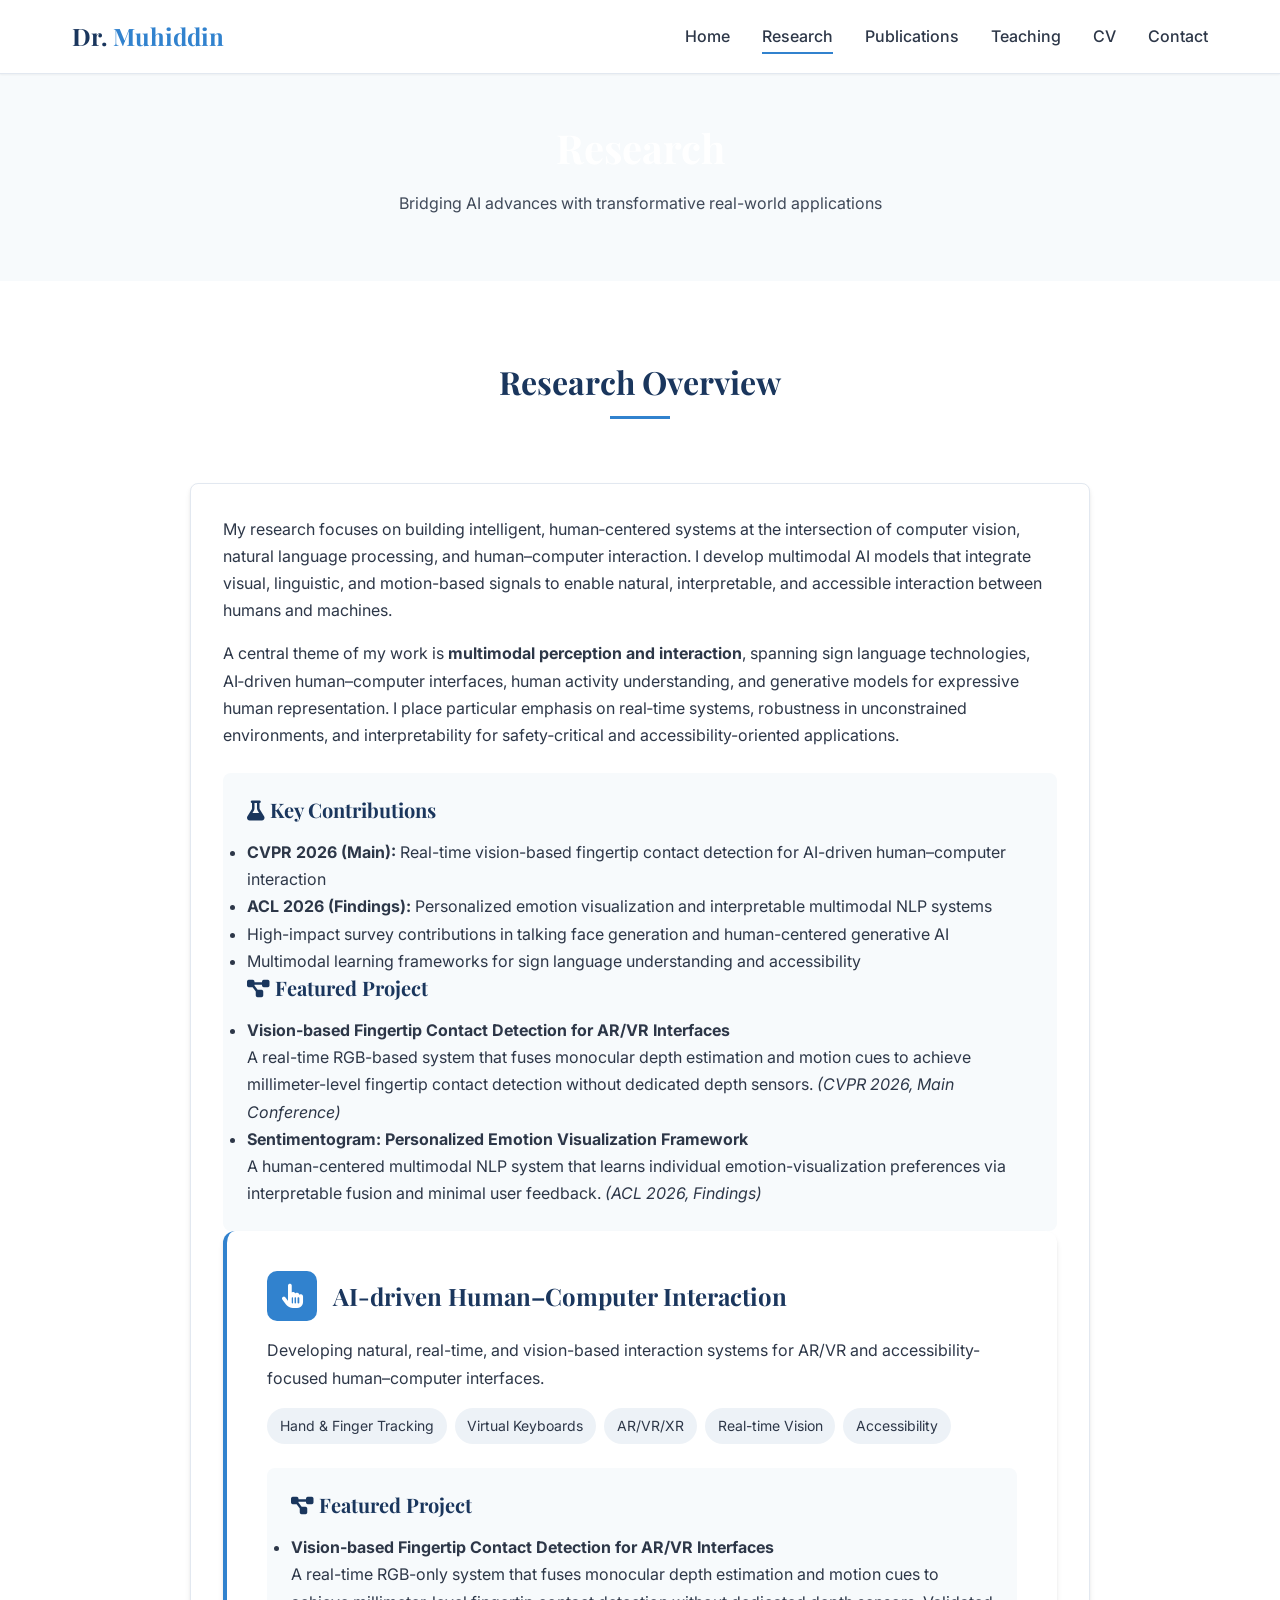
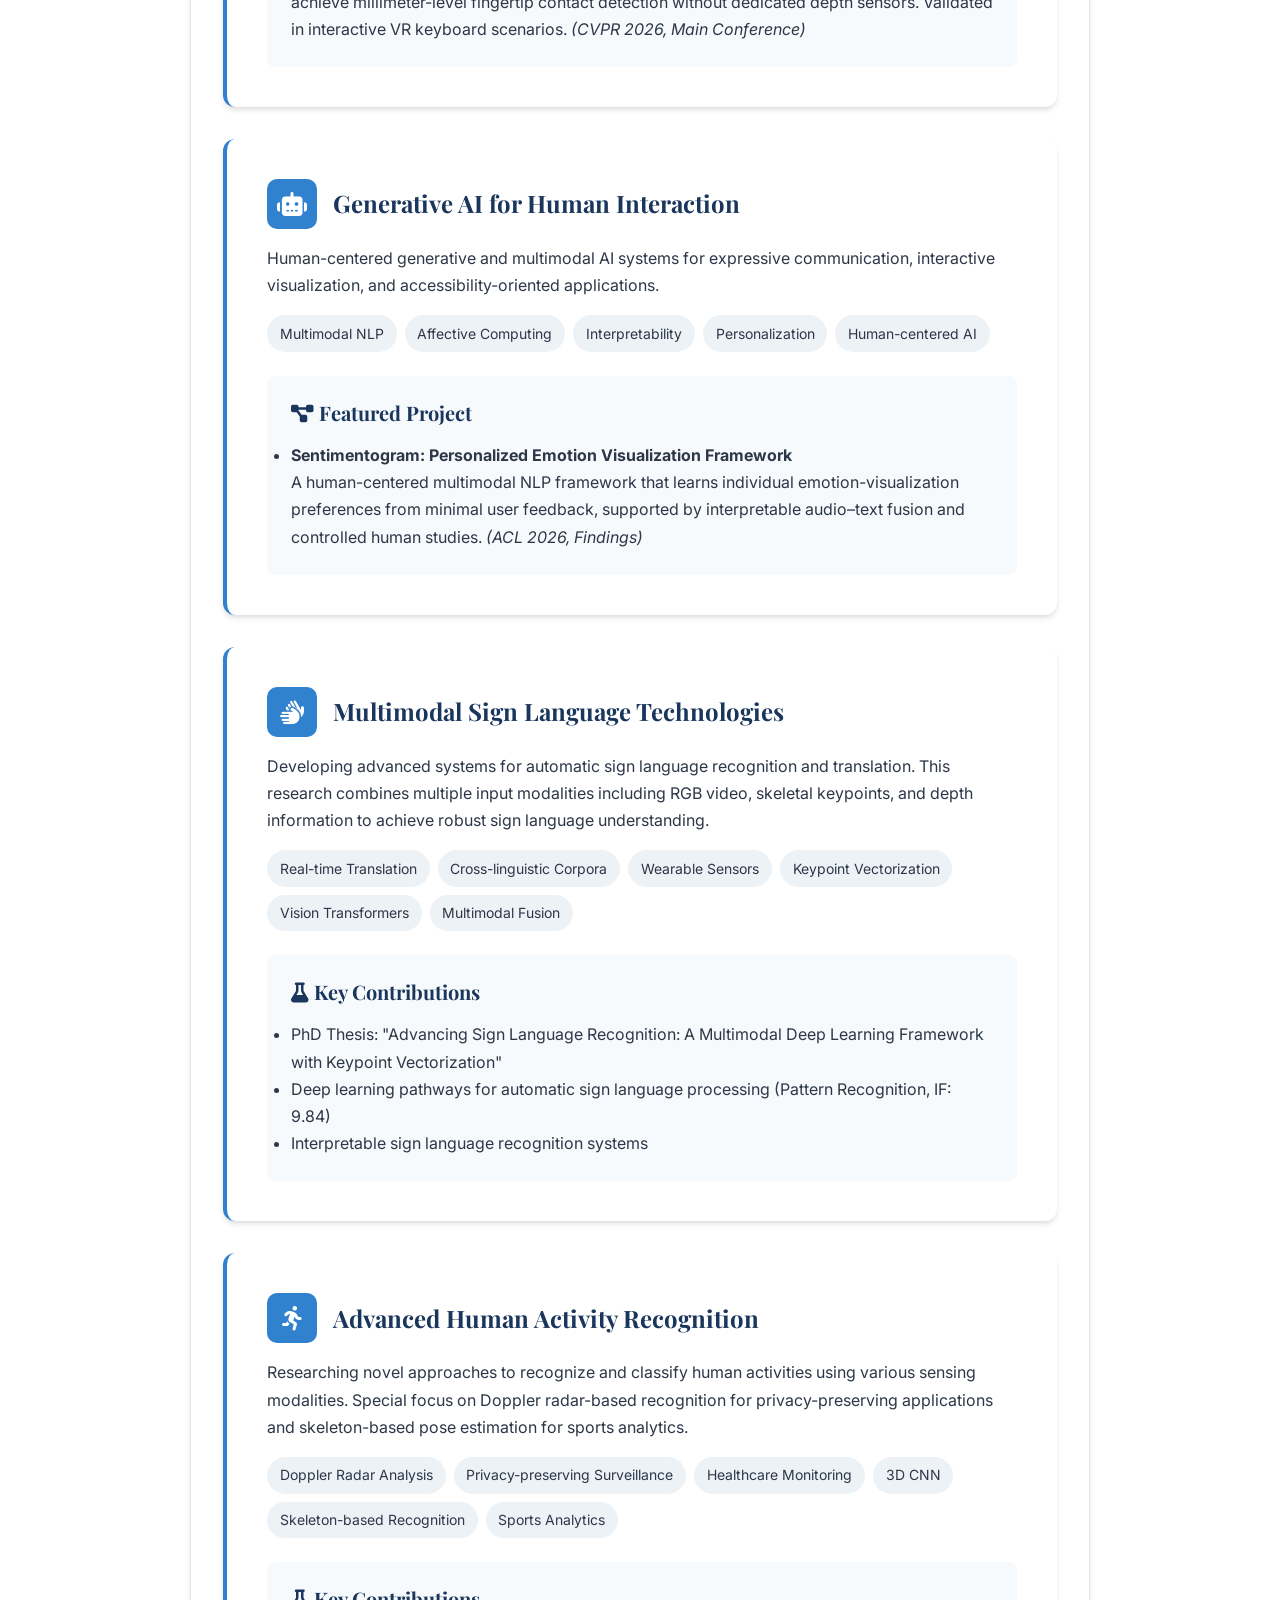
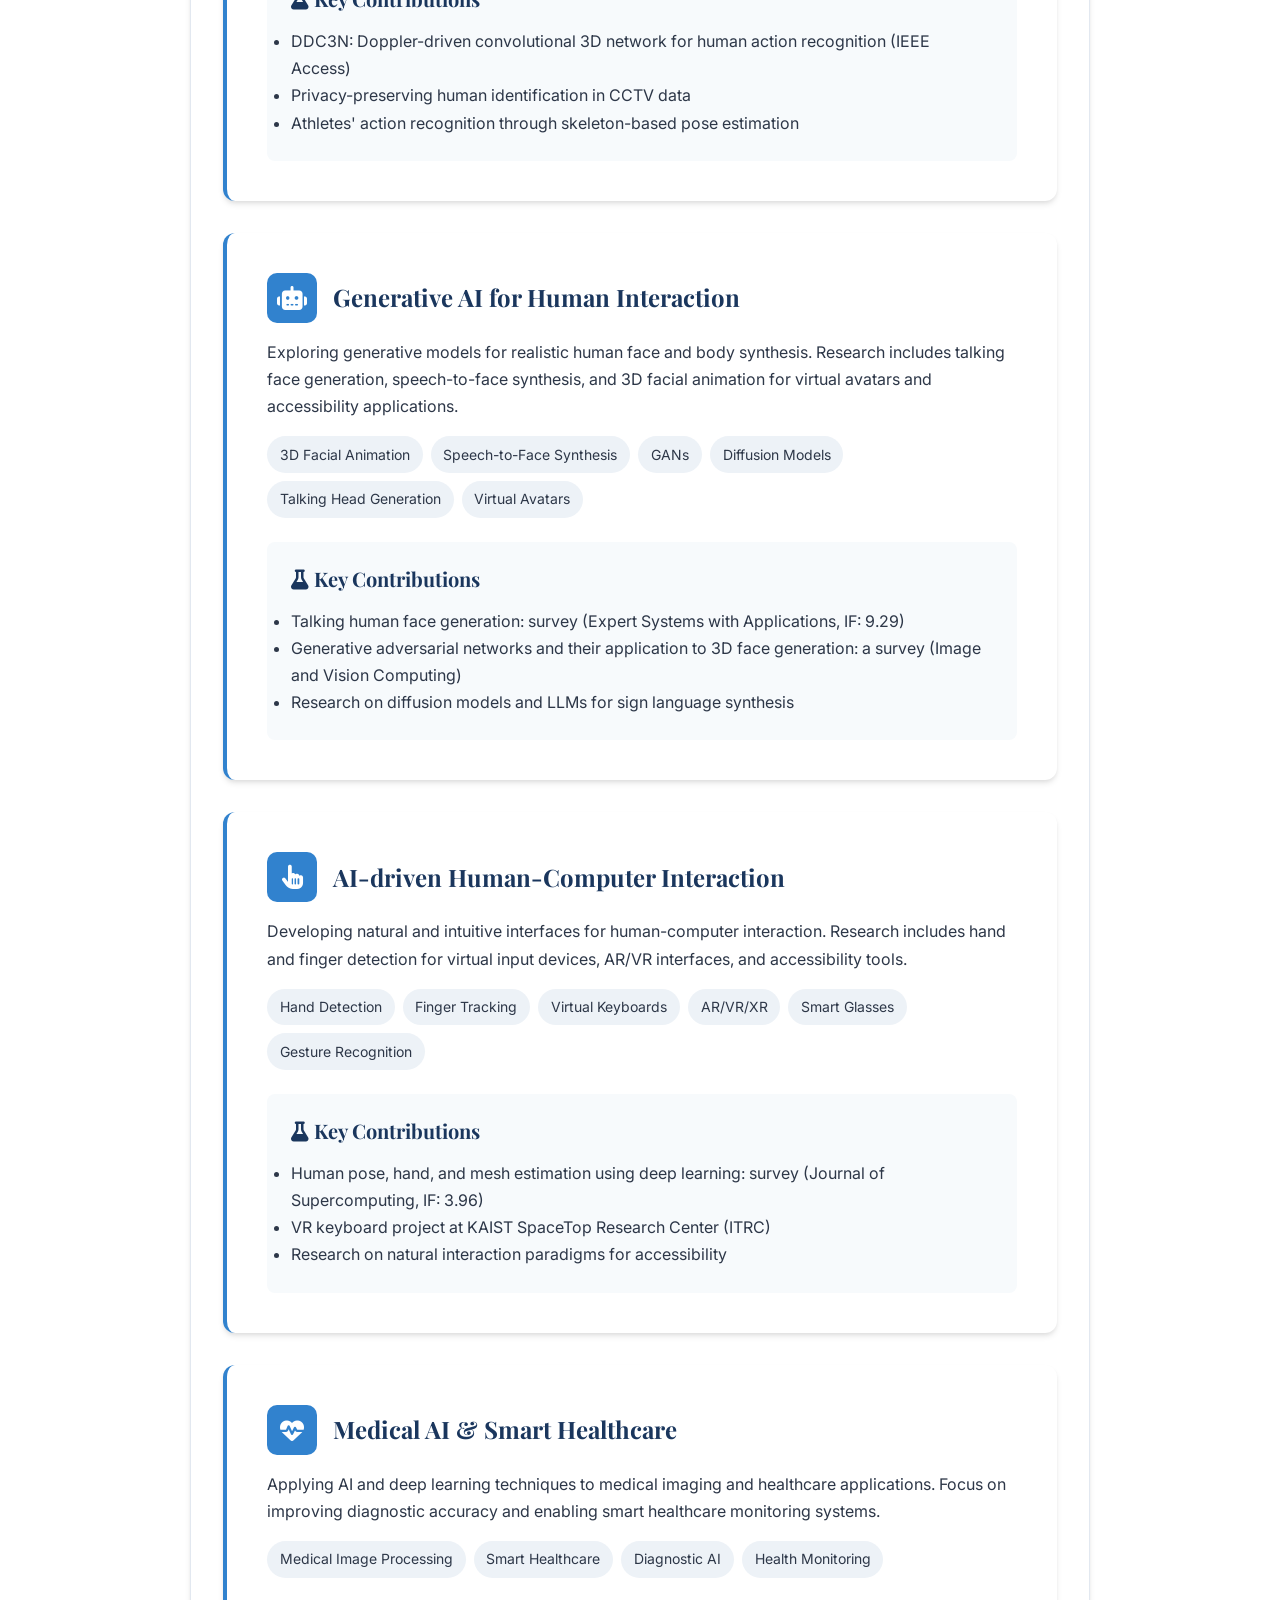
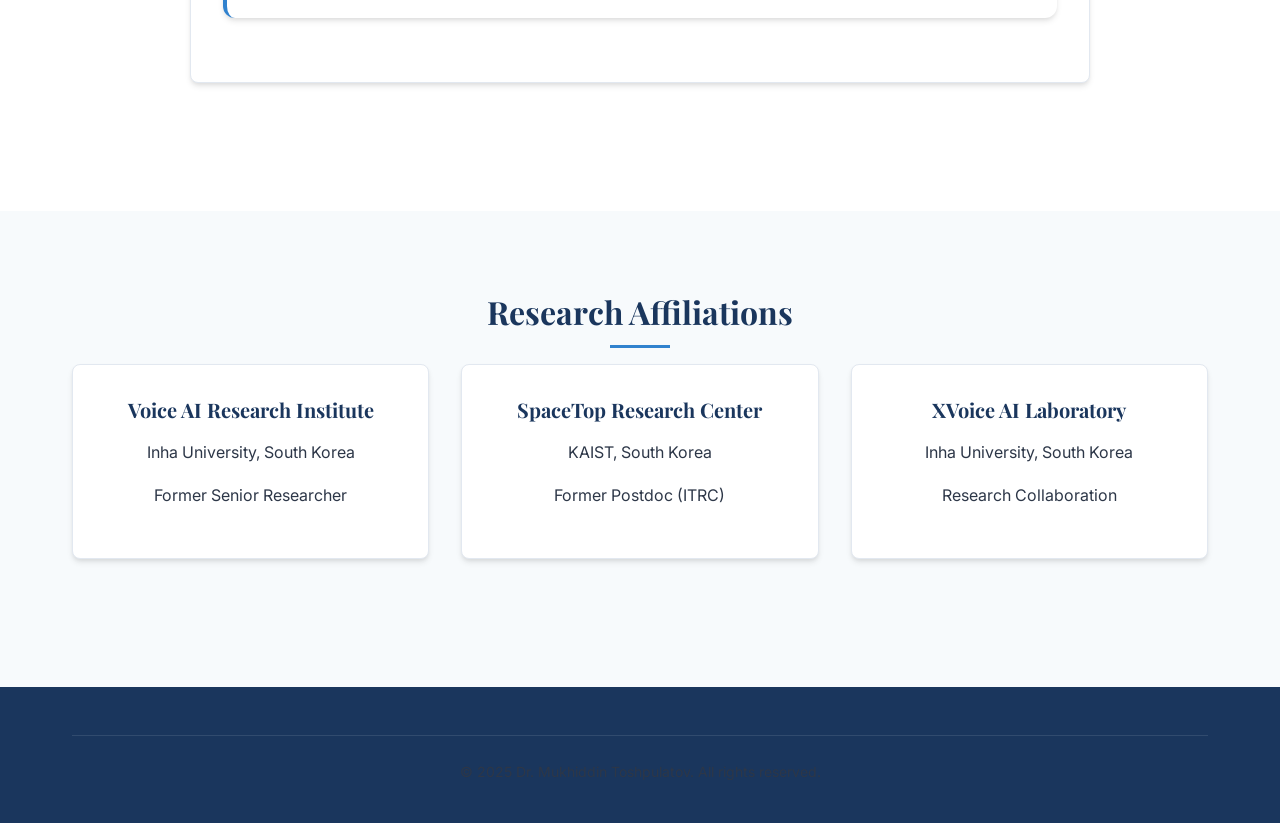
<file: pages/Research.html>
<!DOCTYPE html>
<html lang="en">
<head>
    <meta charset="UTF-8">
    <meta name="viewport" content="width=device-width, initial-scale=1.0">
    <meta name="description" content=" Research by Dr. Mukhiddin Toshpulatov - Sign Language Recognition, Human Activity Recognition, Generative AI">
    <title>Research | Dr. Mukhiddin Toshpulatov</title>

    <link rel="preconnect" href="https://fonts.googleapis.com">
    <link rel="preconnect" href="https://fonts.gstatic.com" crossorigin>
    <link href="https://fonts.googleapis.com/css2?family=Inter:wght@400;500;600;700&family=Playfair+Display:wght@600;700&display=swap" rel="stylesheet">
    <link rel="stylesheet" href="https://cdnjs.cloudflare.com/ajax/libs/font-awesome/6.4.0/css/all.min.css">
    <link rel="stylesheet" href="../assets/css/style.css">

    <style>
        .research-detail {
            background: var(--bg-color);
            border-radius: 12px;
            padding: 2.5rem;
            margin-bottom: 2rem;
            box-shadow: var(--shadow-md);
            border-left: 4px solid var(--accent-color);
        }
        .research-detail h3 {
            display: flex;
            align-items: center;
            gap: 1rem;
            margin-bottom: 1rem;
        }
        .research-detail .icon {
            width: 50px;
            height: 50px;
            background: var(--accent-color);
            color: white;
            border-radius: 10px;
            display: flex;
            align-items: center;
            justify-content: center;
            font-size: 1.5rem;
        }
        .research-topics {
            display: flex;
            flex-wrap: wrap;
            gap: 0.5rem;
            margin-top: 1rem;
        }
        .topic-tag {
            background: var(--bg-tertiary);
            padding: 0.4rem 0.8rem;
            border-radius: 20px;
            font-size: 0.875rem;
            color: var(--text-color);
        }
        .current-projects {
            background: var(--bg-secondary);
            border-radius: 8px;
            padding: 1.5rem;
            margin-top: 1.5rem;
        }
        .current-projects h4 {
            color: var(--primary-color);
            margin-bottom: 1rem;
        }
    </style>
</head>
<body>
    <header>
        <nav>
            <a href="../index.html" class="logo">Dr. <span>Muhiddin</span></a>
            <ul class="nav-links">
                <li><a href="../index.html">Home</a></li>
                <li><a href="research.html" class="active">Research</a></li>
                <li><a href="publications.html">Publications</a></li>
                <li><a href="teaching.html">Teaching</a></li>
                <li><a href="cv.html">CV</a></li>
                <li><a href="contact.html">Contact</a></li>
            </ul>
            <button class="mobile-menu-btn" aria-label="Toggle menu">
                <i class="fas fa-bars"></i>
            </button>
        </nav>
    </header>

    <section class="hero" style="padding: 3rem 0;">
        <div class="container text-center">
            <h1 style="color: white;">Research</h1>
            <p style="opacity: 0.9;">Bridging AI advances with transformative real-world applications</p>
        </div>
    </section>

    <section>
        <div class="container">
            <div class="section-title">
                <h2>Research Overview</h2>
            </div>
            <div class="card" style="max-width: 900px; margin: 0 auto 3rem;">
<div class="research-overview">
    <p>
        My research focuses on building intelligent, human‑centered systems at the intersection
        of computer vision, natural language processing, and human–computer interaction.
        I develop multimodal AI models that integrate visual, linguistic, and motion-based signals
        to enable natural, interpretable, and accessible interaction between humans and machines.
    </p>

    <p>
        A central theme of my work is <strong>multimodal perception and interaction</strong>,
        spanning sign language technologies, AI‑driven human–computer interfaces, human activity
        understanding, and generative models for expressive human representation.
        I place particular emphasis on real‑time systems, robustness in unconstrained environments,
        and interpretability for safety‑critical and accessibility-oriented applications.
    </p>
</div>

<div class="current-projects">

    <!-- HIGH-LEVEL SUMMARY -->
    <h4><i class="fas fa-flask"></i> Key Contributions</h4>
    <ul>
        <li>
            <strong>CVPR 2026 (Main):</strong>
            Real-time vision-based fingertip contact detection for AI-driven human–computer interaction
        </li>
        <li>
            <strong>ACL 2026 (Findings):</strong>
            Personalized emotion visualization and interpretable multimodal NLP systems
        </li>
        <li>
            High-impact survey contributions in talking face generation and human-centered generative AI
        </li>
        <li>
            Multimodal learning frameworks for sign language understanding and accessibility
        </li>
    </ul>

    <!-- FEATURED PROJECT: CVPR -->
    <h4><i class="fas fa-project-diagram"></i> Featured Project</h4>
    <ul>
        <li>
            <strong>Vision-based Fingertip Contact Detection for AR/VR Interfaces</strong><br>
            A real-time RGB-based system that fuses monocular depth estimation and motion cues
            to achieve millimeter-level fingertip contact detection without dedicated depth sensors.
            <em>(CVPR 2026, Main Conference)</em>
        </li>
    </ul>

    <!-- FEATURED PROJECT: ACL -->
    <ul>
        <li>
            <strong>Sentimentogram: Personalized Emotion Visualization Framework</strong><br>
            A human-centered multimodal NLP system that learns individual emotion-visualization
            preferences via interpretable fusion and minimal user feedback.
            <em>(ACL 2026, Findings)</em>
        </li>
    </ul>

</div>
<!-- Research Area: AI-driven Human-Computer Interaction -->
<div class="research-detail">
    <h3>
        <span class="icon"><i class="fas fa-hand-pointer"></i></span>
        AI-driven Human–Computer Interaction
    </h3>

    <p>
        Developing natural, real-time, and vision-based interaction systems for AR/VR
        and accessibility-focused human–computer interfaces.
    </p>

    <div class="research-topics">
        <span class="topic-tag">Hand & Finger Tracking</span>
        <span class="topic-tag">Virtual Keyboards</span>
        <span class="topic-tag">AR/VR/XR</span>
        <span class="topic-tag">Real-time Vision</span>
        <span class="topic-tag">Accessibility</span>
    </div>

    <div class="current-projects">
        <h4><i class="fas fa-project-diagram"></i> Featured Project</h4>
        <ul>
            <li>
                <strong>Vision-based Fingertip Contact Detection for AR/VR Interfaces</strong><br>
                A real-time RGB-only system that fuses monocular depth estimation and motion cues
                to achieve millimeter-level fingertip contact detection without dedicated depth sensors.
                Validated in interactive VR keyboard scenarios.
                <em>(CVPR 2026, Main Conference)</em>
            </li>
        </ul>
    </div>
</div>
                <!-- Research Area: Generative AI for Human Interaction -->
<div class="research-detail">
    <h3>
        <span class="icon"><i class="fas fa-robot"></i></span>
        Generative AI for Human Interaction
    </h3>

    <p>
        Human-centered generative and multimodal AI systems for expressive communication,
        interactive visualization, and accessibility-oriented applications.
    </p>

    <div class="research-topics">
        <span class="topic-tag">Multimodal NLP</span>
        <span class="topic-tag">Affective Computing</span>
        <span class="topic-tag">Interpretability</span>
        <span class="topic-tag">Personalization</span>
        <span class="topic-tag">Human-centered AI</span>
    </div>

    <div class="current-projects">
        <h4><i class="fas fa-project-diagram"></i> Featured Project</h4>
        <ul>
            <li>
                <strong>Sentimentogram: Personalized Emotion Visualization Framework</strong><br>
                A human-centered multimodal NLP framework that learns individual emotion-visualization
                preferences from minimal user feedback, supported by interpretable audio–text fusion
                and controlled human studies.
                <em>(ACL 2026, Findings)</em>
            </li>
        </ul>
    </div>
</div>
            <!-- Research Area 1 -->
            <div class="research-detail">
                <h3>
                    <span class="icon"><i class="fas fa-hands"></i></span>
                    Multimodal Sign Language Technologies
                </h3>
                <p>Developing advanced systems for automatic sign language recognition and translation. This research combines multiple input modalities including RGB video, skeletal keypoints, and depth information to achieve robust sign language understanding.</p>
                <div class="research-topics">
                    <span class="topic-tag">Real-time Translation</span>
                    <span class="topic-tag">Cross-linguistic Corpora</span>
                    <span class="topic-tag">Wearable Sensors</span>
                    <span class="topic-tag">Keypoint Vectorization</span>
                    <span class="topic-tag">Vision Transformers</span>
                    <span class="topic-tag">Multimodal Fusion</span>
                </div>
                <div class="current-projects">
                    <h4><i class="fas fa-flask"></i> Key Contributions</h4>
                    <ul>
                        <li>PhD Thesis: "Advancing Sign Language Recognition: A Multimodal Deep Learning Framework with Keypoint Vectorization"</li>
                        <li>Deep learning pathways for automatic sign language processing (Pattern Recognition, IF: 9.84)</li>
                        <li>Interpretable sign language recognition systems</li>
                    </ul>
                </div>
            </div>

            <!-- Research Area 2 -->
            <div class="research-detail">
                <h3>
                    <span class="icon"><i class="fas fa-running"></i></span>
                    Advanced Human Activity Recognition
                </h3>
                <p>Researching novel approaches to recognize and classify human activities using various sensing modalities. Special focus on Doppler radar-based recognition for privacy-preserving applications and skeleton-based pose estimation for sports analytics.</p>
                <div class="research-topics">
                    <span class="topic-tag">Doppler Radar Analysis</span>
                    <span class="topic-tag">Privacy-preserving Surveillance</span>
                    <span class="topic-tag">Healthcare Monitoring</span>
                    <span class="topic-tag">3D CNN</span>
                    <span class="topic-tag">Skeleton-based Recognition</span>
                    <span class="topic-tag">Sports Analytics</span>
                </div>
                <div class="current-projects">
                    <h4><i class="fas fa-flask"></i> Key Contributions</h4>
                    <ul>
                        <li>DDC3N: Doppler-driven convolutional 3D network for human action recognition (IEEE Access)</li>
                        <li>Privacy-preserving human identification in CCTV data</li>
                        <li>Athletes' action recognition through skeleton-based pose estimation</li>
                    </ul>
                </div>
            </div>

            <!-- Research Area 3 -->
            <div class="research-detail">
                <h3>
                    <span class="icon"><i class="fas fa-robot"></i></span>
                    Generative AI for Human Interaction
                </h3>
                <p>Exploring generative models for realistic human face and body synthesis. Research includes talking face generation, speech-to-face synthesis, and 3D facial animation for virtual avatars and accessibility applications.</p>
                <div class="research-topics">
                    <span class="topic-tag">3D Facial Animation</span>
                    <span class="topic-tag">Speech-to-Face Synthesis</span>
                    <span class="topic-tag">GANs</span>
                    <span class="topic-tag">Diffusion Models</span>
                    <span class="topic-tag">Talking Head Generation</span>
                    <span class="topic-tag">Virtual Avatars</span>
                </div>
                <div class="current-projects">
                    <h4><i class="fas fa-flask"></i> Key Contributions</h4>
                    <ul>
                        <li>Talking human face generation: survey (Expert Systems with Applications, IF: 9.29)</li>
                        <li>Generative adversarial networks and their application to 3D face generation: a survey (Image and Vision Computing)</li>
                        <li>Research on diffusion models and LLMs for sign language synthesis</li>
                    </ul>
                </div>
            </div>

            <!-- Research Area 4 -->
            <div class="research-detail">
                <h3>
                    <span class="icon"><i class="fas fa-hand-pointer"></i></span>
                    AI-driven Human-Computer Interaction
                </h3>
                <p>Developing natural and intuitive interfaces for human-computer interaction. Research includes hand and finger detection for virtual input devices, AR/VR interfaces, and accessibility tools.</p>
                <div class="research-topics">
                    <span class="topic-tag">Hand Detection</span>
                    <span class="topic-tag">Finger Tracking</span>
                    <span class="topic-tag">Virtual Keyboards</span>
                    <span class="topic-tag">AR/VR/XR</span>
                    <span class="topic-tag">Smart Glasses</span>
                    <span class="topic-tag">Gesture Recognition</span>
                </div>
                <div class="current-projects">
                    <h4><i class="fas fa-flask"></i> Key Contributions</h4>
                    <ul>
                        <li>Human pose, hand, and mesh estimation using deep learning: survey (Journal of Supercomputing, IF: 3.96)</li>
                        <li>VR keyboard project at KAIST SpaceTop Research Center (ITRC)</li>
                        <li>Research on natural interaction paradigms for accessibility</li>
                    </ul>
                </div>
            </div>

            <!-- Research Area 5 -->
            <div class="research-detail">
                <h3>
                    <span class="icon"><i class="fas fa-heartbeat"></i></span>
                    Medical AI & Smart Healthcare
                </h3>
                <p>Applying AI and deep learning techniques to medical imaging and healthcare applications. Focus on improving diagnostic accuracy and enabling smart healthcare monitoring systems.</p>
                <div class="research-topics">
                    <span class="topic-tag">Medical Image Processing</span>
                    <span class="topic-tag">Smart Healthcare</span>
                    <span class="topic-tag">Diagnostic AI</span>
                    <span class="topic-tag">Health Monitoring</span>
                </div>
            </div>
        </div>
    </section>

    <!-- Collaborations -->
    <section style="background: var(--bg-secondary);">
        <div class="container">
            <div class="section-title">
                <h2>Research Affiliations</h2>
                <div class="research-grid">
                <div class="card text-center">
                    <h4>Voice AI Research Institute</h4>
                    <p>Inha University, South Korea</p>
                    <p class="text-light">Former Senior Researcher</p>
                </div>
                <div class="card text-center">
                    <h4>SpaceTop Research Center</h4>
                    <p>KAIST, South Korea</p>
                    <p class="text-light">Former Postdoc (ITRC)</p>
                </div>
                <div class="card text-center">
                    <h4>XVoice AI Laboratory</h4>
                    <p>Inha University, South Korea</p>
                    <p class="text-light">Research Collaboration</p>
                </div>
            </div>
        </div>
    </section>

    <footer>
        <div class="container">
            <div class="footer-bottom">
                <p>&copy; 2025 Dr. Mukhiddin Toshpulatov. All rights reserved.</p>
            </div>
        </div>
    </footer>

    <script src="../assets/js/main.js"></script>
</body>
</html>
</file>
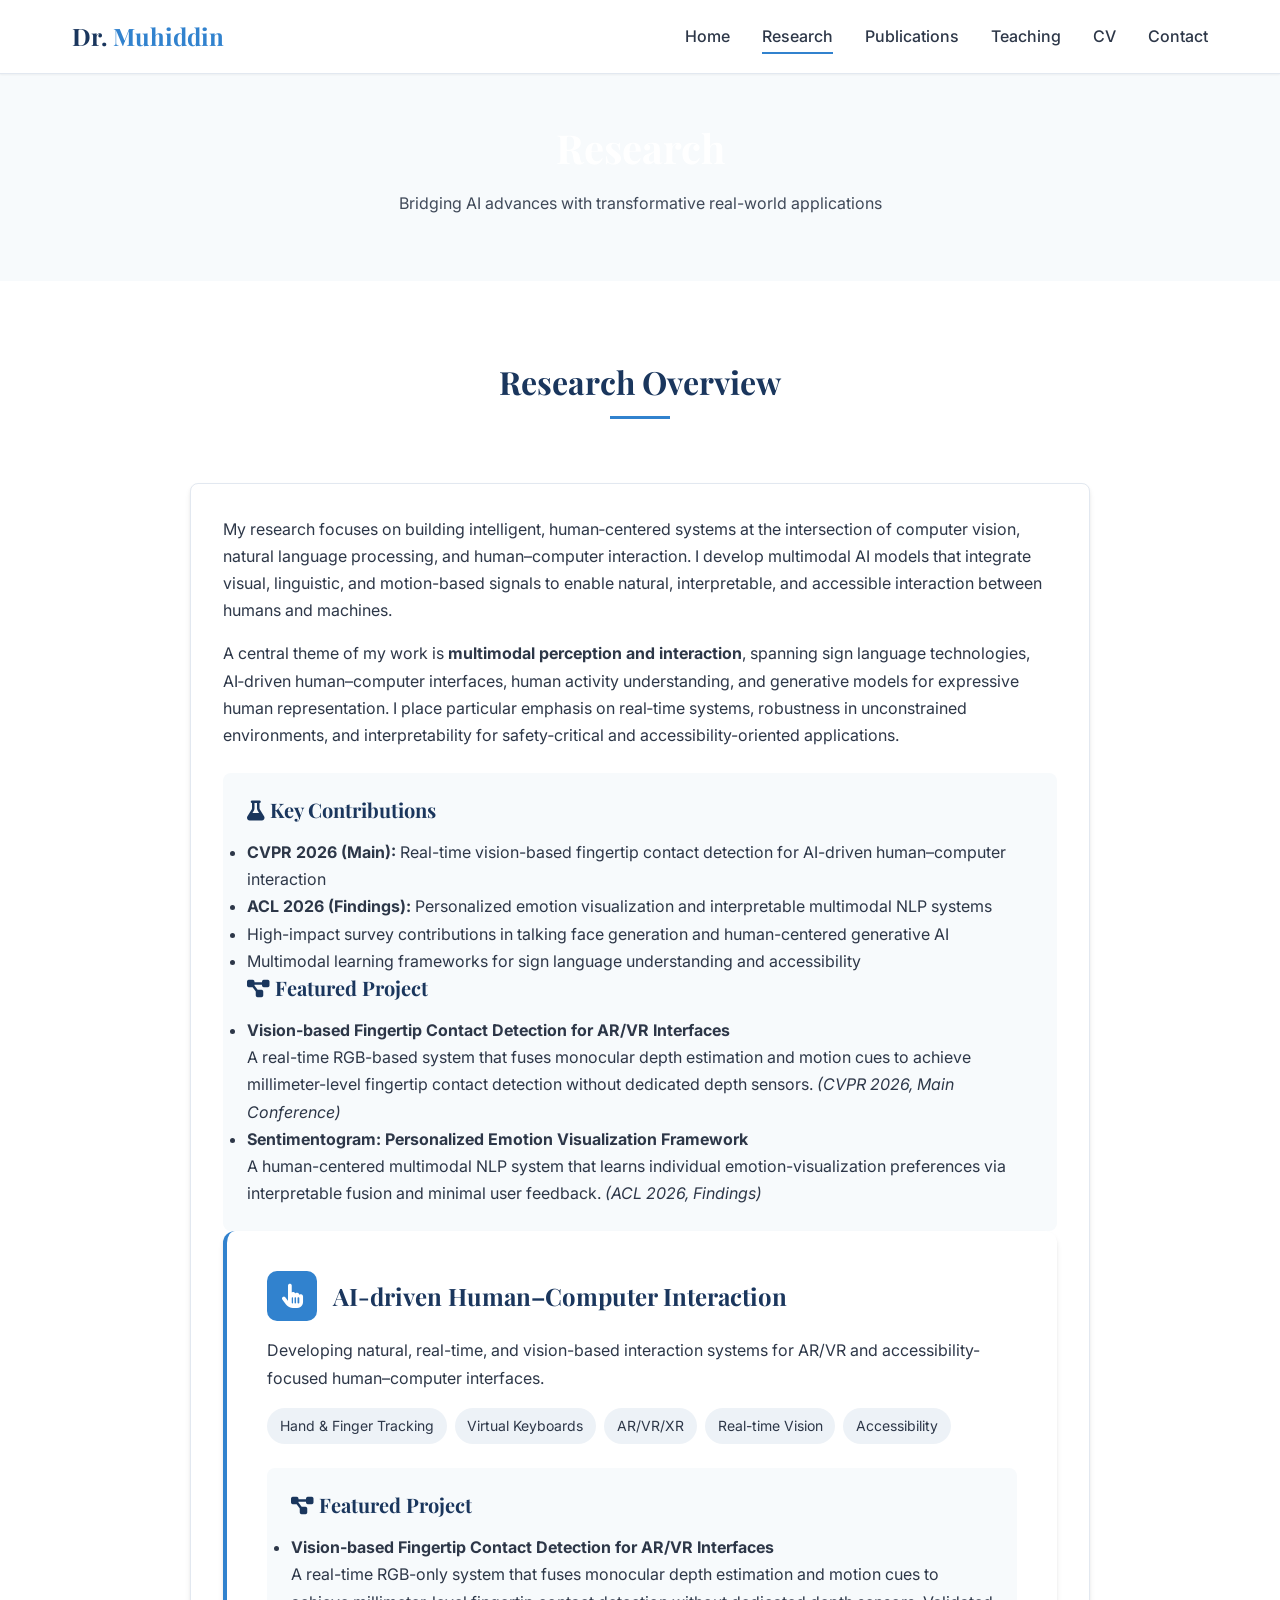
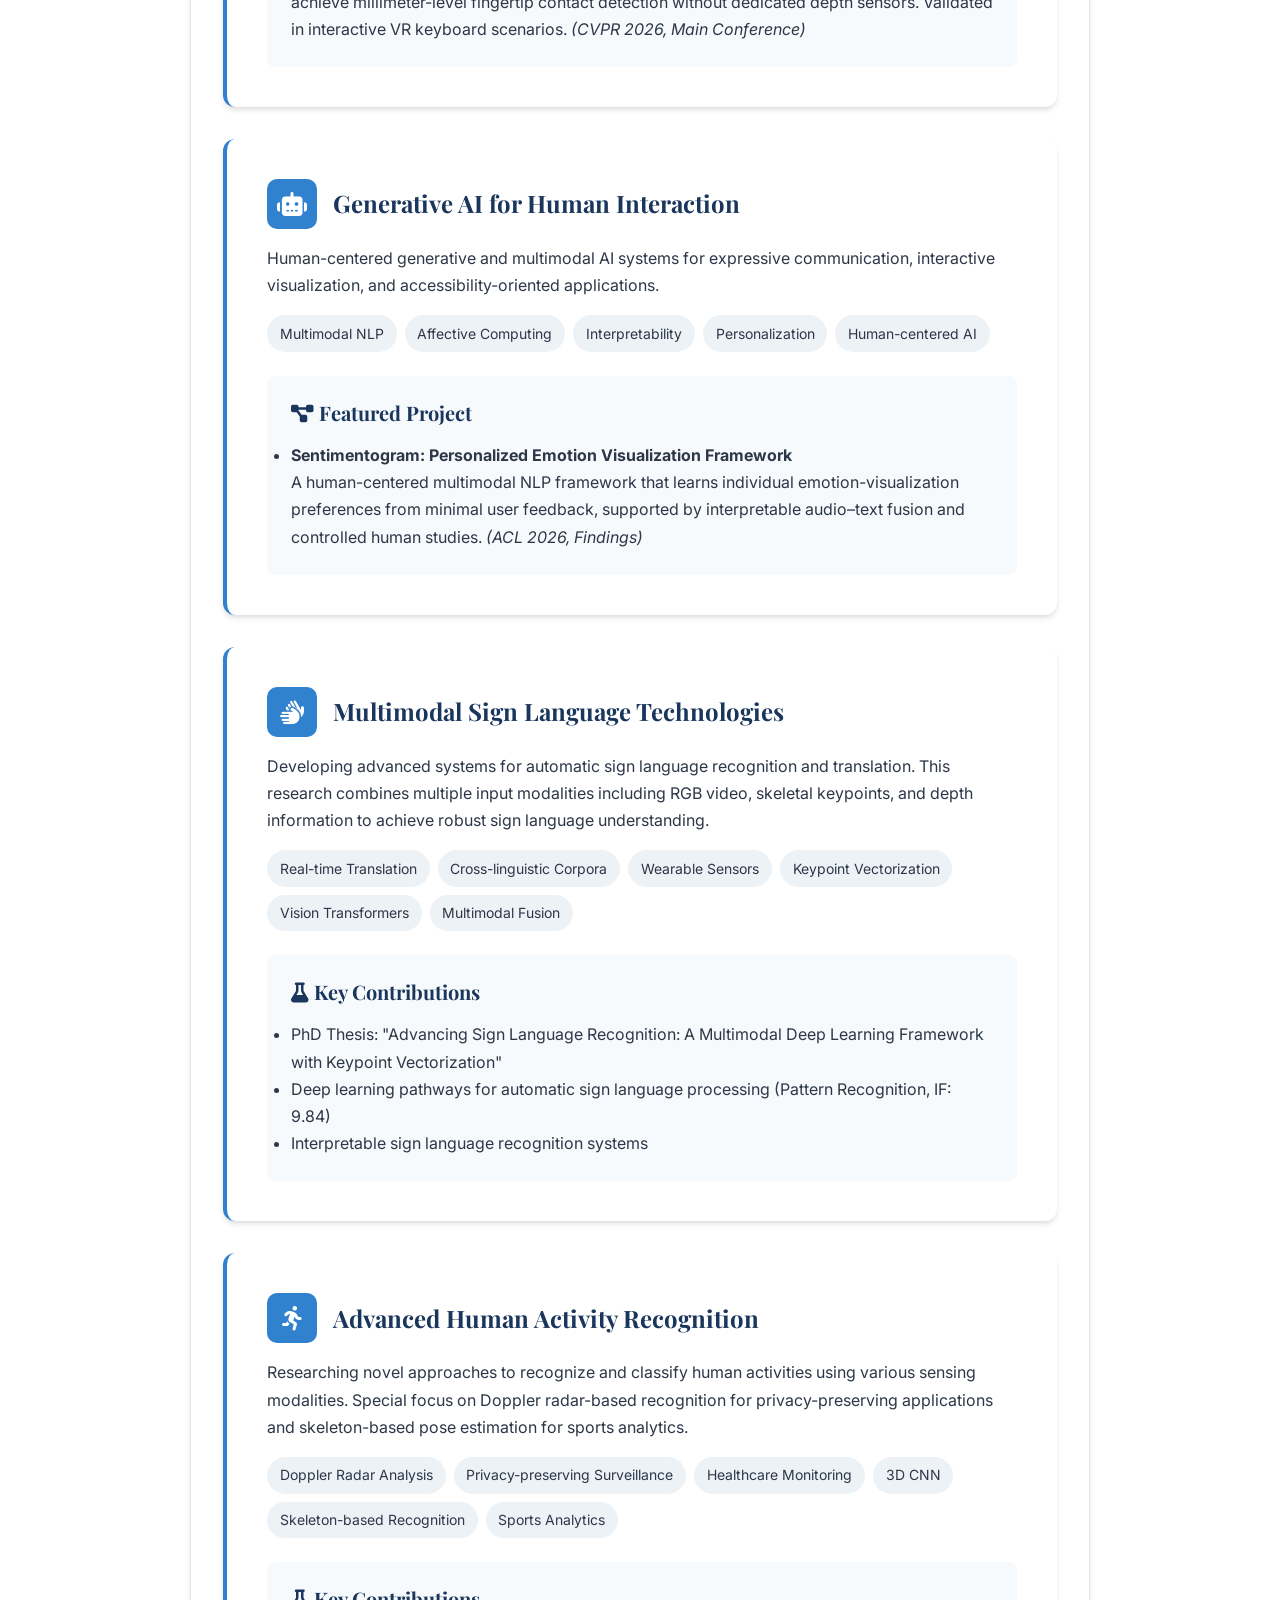
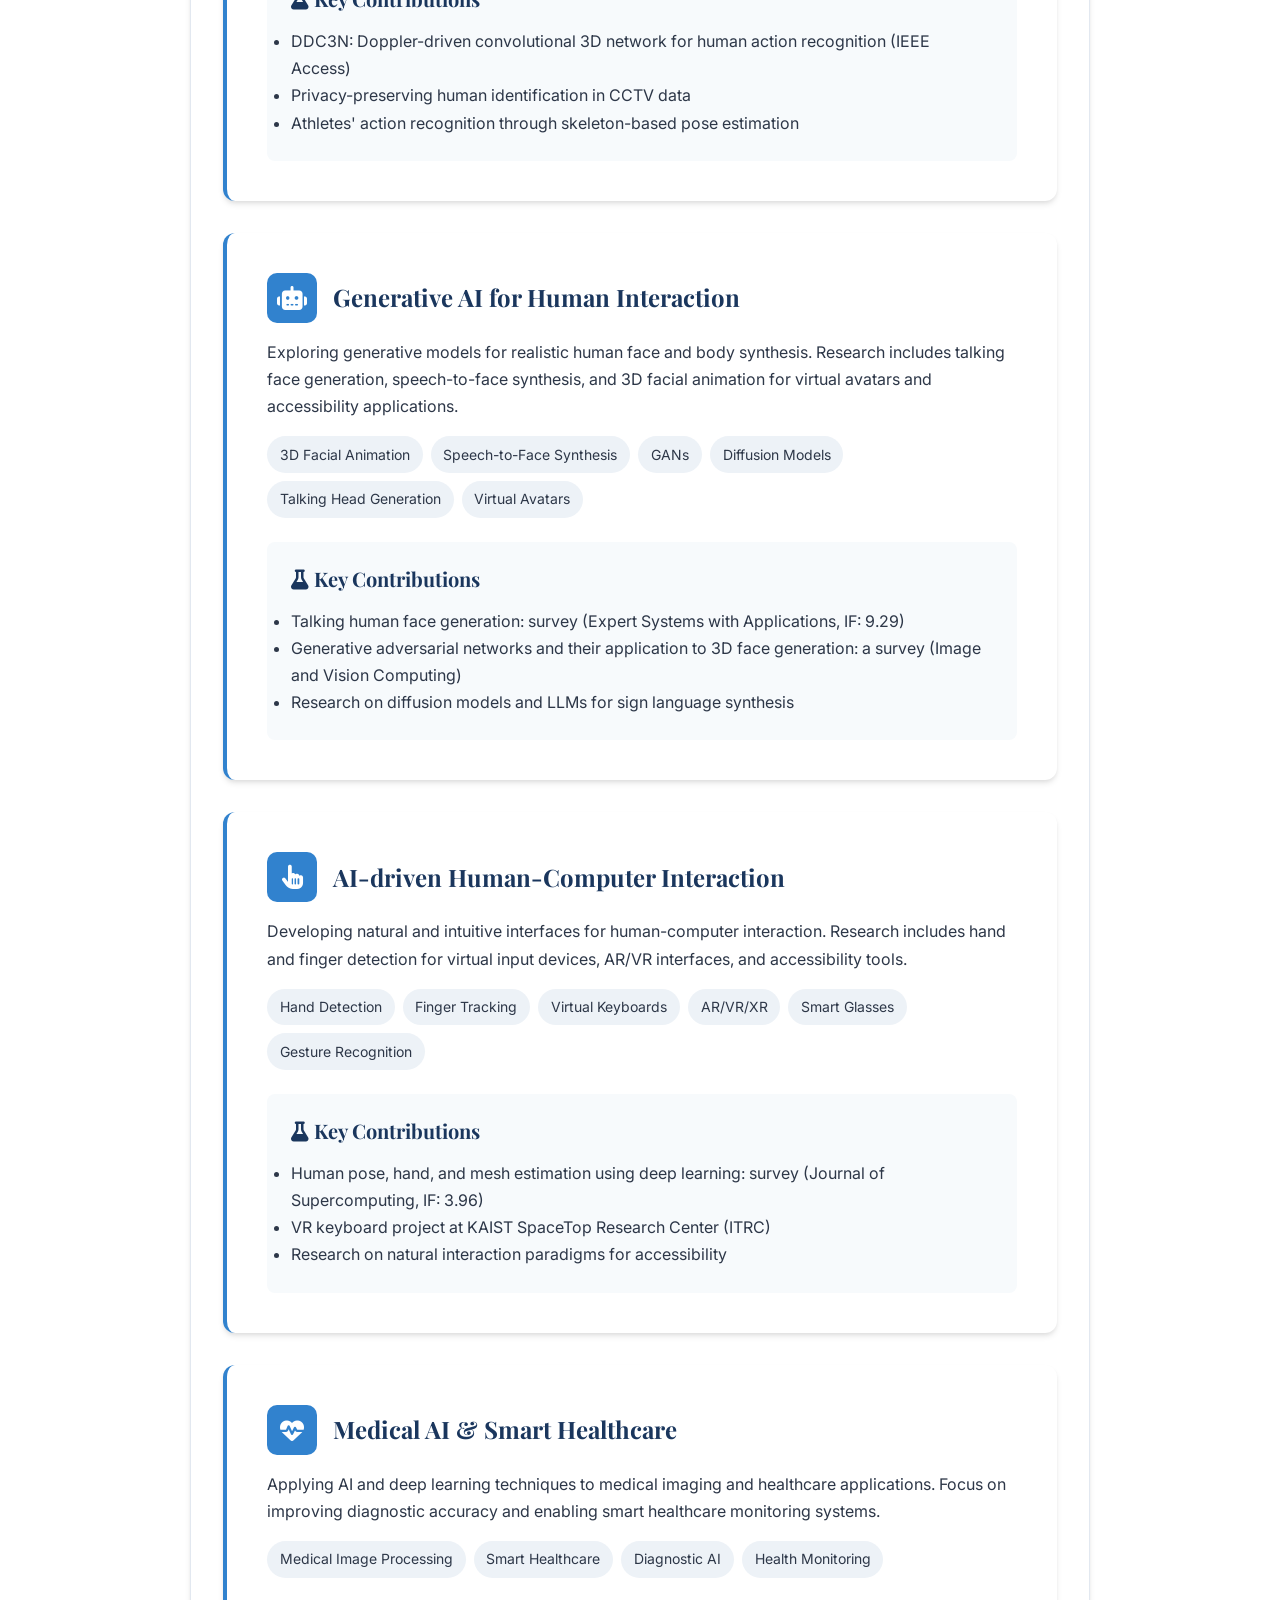
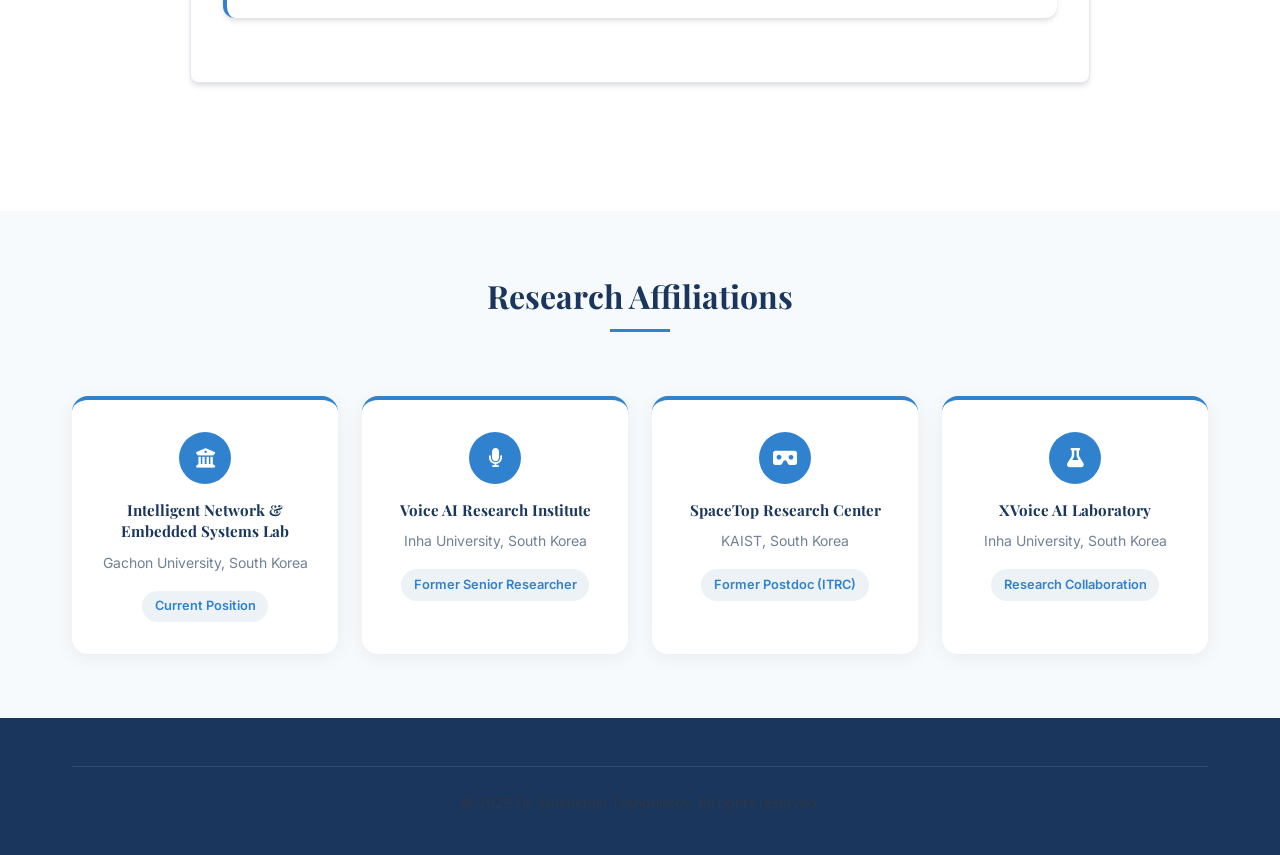
<file: pages/research.html>
<!DOCTYPE html>
<html lang="en">
<head>
    <meta charset="UTF-8">
    <meta name="viewport" content="width=device-width, initial-scale=1.0">
    <meta name="description" content=" Research by Dr. Mukhiddin Toshpulatov - Sign Language Recognition, Human Activity Recognition, Generative AI">
    <title>Research | Dr. Mukhiddin Toshpulatov</title>

    <link rel="preconnect" href="https://fonts.googleapis.com">
    <link rel="preconnect" href="https://fonts.gstatic.com" crossorigin>
    <link href="https://fonts.googleapis.com/css2?family=Inter:wght@400;500;600;700&family=Playfair+Display:wght@600;700&display=swap" rel="stylesheet">
    <link rel="stylesheet" href="https://cdnjs.cloudflare.com/ajax/libs/font-awesome/6.4.0/css/all.min.css">
    <link rel="stylesheet" href="../assets/css/style.css">

    <style>
        .affiliations-grid {
    display: grid;
    grid-template-columns: repeat(4, 1fr);
    gap: 1.5rem;
    margin-top: 2rem;
}

.affiliation-card {
    background: white;
    border-radius: 16px;
    padding: 2rem 1.5rem;
    text-align: center;
    box-shadow: 0 4px 20px rgba(0,0,0,0.06);
    border-top: 4px solid var(--accent-color);
    transition: transform 0.2s, box-shadow 0.2s;
}

.affiliation-card:hover {
    transform: translateY(-4px);
    box-shadow: 0 8px 30px rgba(0,0,0,0.12);
}

.affiliation-card .affil-icon {
    width: 52px;
    height: 52px;
    background: var(--accent-color);
    border-radius: 50%;
    display: flex;
    align-items: center;
    justify-content: center;
    margin: 0 auto 1rem;
    color: white;
    font-size: 1.2rem;
}

.affiliation-card h4 {
    color: var(--primary-color);
    font-size: 0.95rem;
    margin-bottom: 0.5rem;
    line-height: 1.4;
}

.affiliation-card .university {
    color: var(--text-light, #666);
    font-size: 0.875rem;
    margin-bottom: 0.5rem;
}

.affiliation-card .role-badge {
    display: inline-block;
    background: var(--bg-tertiary, #f0f4ff);
    color: var(--accent-color);
    font-size: 0.8rem;
    font-weight: 600;
    padding: 0.3rem 0.8rem;
    border-radius: 20px;
    margin-top: 0.5rem;
}

@media (max-width: 900px) {
    .affiliations-grid { grid-template-columns: repeat(2, 1fr); }
}
@media (max-width: 500px) {
    .affiliations-grid { grid-template-columns: 1fr; }
}
        .research-detail {
            background: var(--bg-color);
            border-radius: 12px;
            padding: 2.5rem;
            margin-bottom: 2rem;
            box-shadow: var(--shadow-md);
            border-left: 4px solid var(--accent-color);
        }
        .research-detail h3 {
            display: flex;
            align-items: center;
            gap: 1rem;
            margin-bottom: 1rem;
        }
        .research-detail .icon {
            width: 50px;
            height: 50px;
            background: var(--accent-color);
            color: white;
            border-radius: 10px;
            display: flex;
            align-items: center;
            justify-content: center;
            font-size: 1.5rem;
        }
        .research-topics {
            display: flex;
            flex-wrap: wrap;
            gap: 0.5rem;
            margin-top: 1rem;
        }
        .topic-tag {
            background: var(--bg-tertiary);
            padding: 0.4rem 0.8rem;
            border-radius: 20px;
            font-size: 0.875rem;
            color: var(--text-color);
        }
        .current-projects {
            background: var(--bg-secondary);
            border-radius: 8px;
            padding: 1.5rem;
            margin-top: 1.5rem;
        }
        .current-projects h4 {
            color: var(--primary-color);
            margin-bottom: 1rem;
        }
    </style>
</head>
<body>
    <header>
        <nav>
            <a href="../index.html" class="logo">Dr. <span>Muhiddin</span></a>
            <ul class="nav-links">
                <li><a href="../index.html">Home</a></li>
                <li><a href="research.html" class="active">Research</a></li>
                <li><a href="publications.html">Publications</a></li>
                <li><a href="teaching.html">Teaching</a></li>
                <li><a href="cv.html">CV</a></li>
                <li><a href="contact.html">Contact</a></li>
            </ul>
            <button class="mobile-menu-btn" aria-label="Toggle menu">
                <i class="fas fa-bars"></i>
            </button>
        </nav>
    </header>

    <section class="hero" style="padding: 3rem 0;">
        <div class="container text-center">
            <h1 style="color: white;">Research</h1>
            <p style="opacity: 0.9;">Bridging AI advances with transformative real-world applications</p>
        </div>
    </section>

    <section>
        <div class="container">
            <div class="section-title">
                <h2>Research Overview</h2>
            </div>
            <div class="card" style="max-width: 900px; margin: 0 auto 3rem;">
<div class="research-overview">
    <p>
        My research focuses on building intelligent, human‑centered systems at the intersection
        of computer vision, natural language processing, and human–computer interaction.
        I develop multimodal AI models that integrate visual, linguistic, and motion-based signals
        to enable natural, interpretable, and accessible interaction between humans and machines.
    </p>

    <p>
        A central theme of my work is <strong>multimodal perception and interaction</strong>,
        spanning sign language technologies, AI‑driven human–computer interfaces, human activity
        understanding, and generative models for expressive human representation.
        I place particular emphasis on real‑time systems, robustness in unconstrained environments,
        and interpretability for safety‑critical and accessibility-oriented applications.
    </p>
</div>

<div class="current-projects">

    <!-- HIGH-LEVEL SUMMARY -->
    <h4><i class="fas fa-flask"></i> Key Contributions</h4>
    <ul>
        <li>
            <strong>CVPR 2026 (Main):</strong>
            Real-time vision-based fingertip contact detection for AI-driven human–computer interaction
        </li>
        <li>
            <strong>ACL 2026 (Findings):</strong>
            Personalized emotion visualization and interpretable multimodal NLP systems
        </li>
        <li>
            High-impact survey contributions in talking face generation and human-centered generative AI
        </li>
        <li>
            Multimodal learning frameworks for sign language understanding and accessibility
        </li>
    </ul>

    <!-- FEATURED PROJECT: CVPR -->
    <h4><i class="fas fa-project-diagram"></i> Featured Project</h4>
    <ul>
        <li>
            <strong>Vision-based Fingertip Contact Detection for AR/VR Interfaces</strong><br>
            A real-time RGB-based system that fuses monocular depth estimation and motion cues
            to achieve millimeter-level fingertip contact detection without dedicated depth sensors.
            <em>(CVPR 2026, Main Conference)</em>
        </li>
    </ul>

    <!-- FEATURED PROJECT: ACL -->
    <ul>
        <li>
            <strong>Sentimentogram: Personalized Emotion Visualization Framework</strong><br>
            A human-centered multimodal NLP system that learns individual emotion-visualization
            preferences via interpretable fusion and minimal user feedback.
            <em>(ACL 2026, Findings)</em>
        </li>
    </ul>

</div>
<!-- Research Area: AI-driven Human-Computer Interaction -->
<div class="research-detail">
    <h3>
        <span class="icon"><i class="fas fa-hand-pointer"></i></span>
        AI-driven Human–Computer Interaction
    </h3>

    <p>
        Developing natural, real-time, and vision-based interaction systems for AR/VR
        and accessibility-focused human–computer interfaces.
    </p>

    <div class="research-topics">
        <span class="topic-tag">Hand & Finger Tracking</span>
        <span class="topic-tag">Virtual Keyboards</span>
        <span class="topic-tag">AR/VR/XR</span>
        <span class="topic-tag">Real-time Vision</span>
        <span class="topic-tag">Accessibility</span>
    </div>

    <div class="current-projects">
        <h4><i class="fas fa-project-diagram"></i> Featured Project</h4>
        <ul>
            <li>
                <strong>Vision-based Fingertip Contact Detection for AR/VR Interfaces</strong><br>
                A real-time RGB-only system that fuses monocular depth estimation and motion cues
                to achieve millimeter-level fingertip contact detection without dedicated depth sensors.
                Validated in interactive VR keyboard scenarios.
                <em>(CVPR 2026, Main Conference)</em>
            </li>
        </ul>
    </div>
</div>
                <!-- Research Area: Generative AI for Human Interaction -->
<div class="research-detail">
    <h3>
        <span class="icon"><i class="fas fa-robot"></i></span>
        Generative AI for Human Interaction
    </h3>

    <p>
        Human-centered generative and multimodal AI systems for expressive communication,
        interactive visualization, and accessibility-oriented applications.
    </p>

    <div class="research-topics">
        <span class="topic-tag">Multimodal NLP</span>
        <span class="topic-tag">Affective Computing</span>
        <span class="topic-tag">Interpretability</span>
        <span class="topic-tag">Personalization</span>
        <span class="topic-tag">Human-centered AI</span>
    </div>

    <div class="current-projects">
        <h4><i class="fas fa-project-diagram"></i> Featured Project</h4>
        <ul>
            <li>
                <strong>Sentimentogram: Personalized Emotion Visualization Framework</strong><br>
                A human-centered multimodal NLP framework that learns individual emotion-visualization
                preferences from minimal user feedback, supported by interpretable audio–text fusion
                and controlled human studies.
                <em>(ACL 2026, Findings)</em>
            </li>
        </ul>
    </div>
</div>
            <!-- Research Area 1 -->
            <div class="research-detail">
                <h3>
                    <span class="icon"><i class="fas fa-hands"></i></span>
                    Multimodal Sign Language Technologies
                </h3>
                <p>Developing advanced systems for automatic sign language recognition and translation. This research combines multiple input modalities including RGB video, skeletal keypoints, and depth information to achieve robust sign language understanding.</p>
                <div class="research-topics">
                    <span class="topic-tag">Real-time Translation</span>
                    <span class="topic-tag">Cross-linguistic Corpora</span>
                    <span class="topic-tag">Wearable Sensors</span>
                    <span class="topic-tag">Keypoint Vectorization</span>
                    <span class="topic-tag">Vision Transformers</span>
                    <span class="topic-tag">Multimodal Fusion</span>
                </div>
                <div class="current-projects">
                    <h4><i class="fas fa-flask"></i> Key Contributions</h4>
                    <ul>
                        <li>PhD Thesis: "Advancing Sign Language Recognition: A Multimodal Deep Learning Framework with Keypoint Vectorization"</li>
                        <li>Deep learning pathways for automatic sign language processing (Pattern Recognition, IF: 9.84)</li>
                        <li>Interpretable sign language recognition systems</li>
                    </ul>
                </div>
            </div>

            <!-- Research Area 2 -->
            <div class="research-detail">
                <h3>
                    <span class="icon"><i class="fas fa-running"></i></span>
                    Advanced Human Activity Recognition
                </h3>
                <p>Researching novel approaches to recognize and classify human activities using various sensing modalities. Special focus on Doppler radar-based recognition for privacy-preserving applications and skeleton-based pose estimation for sports analytics.</p>
                <div class="research-topics">
                    <span class="topic-tag">Doppler Radar Analysis</span>
                    <span class="topic-tag">Privacy-preserving Surveillance</span>
                    <span class="topic-tag">Healthcare Monitoring</span>
                    <span class="topic-tag">3D CNN</span>
                    <span class="topic-tag">Skeleton-based Recognition</span>
                    <span class="topic-tag">Sports Analytics</span>
                </div>
                <div class="current-projects">
                    <h4><i class="fas fa-flask"></i> Key Contributions</h4>
                    <ul>
                        <li>DDC3N: Doppler-driven convolutional 3D network for human action recognition (IEEE Access)</li>
                        <li>Privacy-preserving human identification in CCTV data</li>
                        <li>Athletes' action recognition through skeleton-based pose estimation</li>
                    </ul>
                </div>
            </div>

            <!-- Research Area 3 -->
            <div class="research-detail">
                <h3>
                    <span class="icon"><i class="fas fa-robot"></i></span>
                    Generative AI for Human Interaction
                </h3>
                <p>Exploring generative models for realistic human face and body synthesis. Research includes talking face generation, speech-to-face synthesis, and 3D facial animation for virtual avatars and accessibility applications.</p>
                <div class="research-topics">
                    <span class="topic-tag">3D Facial Animation</span>
                    <span class="topic-tag">Speech-to-Face Synthesis</span>
                    <span class="topic-tag">GANs</span>
                    <span class="topic-tag">Diffusion Models</span>
                    <span class="topic-tag">Talking Head Generation</span>
                    <span class="topic-tag">Virtual Avatars</span>
                </div>
                <div class="current-projects">
                    <h4><i class="fas fa-flask"></i> Key Contributions</h4>
                    <ul>
                        <li>Talking human face generation: survey (Expert Systems with Applications, IF: 9.29)</li>
                        <li>Generative adversarial networks and their application to 3D face generation: a survey (Image and Vision Computing)</li>
                        <li>Research on diffusion models and LLMs for sign language synthesis</li>
                    </ul>
                </div>
            </div>

            <!-- Research Area 4 -->
            <div class="research-detail">
                <h3>
                    <span class="icon"><i class="fas fa-hand-pointer"></i></span>
                    AI-driven Human-Computer Interaction
                </h3>
                <p>Developing natural and intuitive interfaces for human-computer interaction. Research includes hand and finger detection for virtual input devices, AR/VR interfaces, and accessibility tools.</p>
                <div class="research-topics">
                    <span class="topic-tag">Hand Detection</span>
                    <span class="topic-tag">Finger Tracking</span>
                    <span class="topic-tag">Virtual Keyboards</span>
                    <span class="topic-tag">AR/VR/XR</span>
                    <span class="topic-tag">Smart Glasses</span>
                    <span class="topic-tag">Gesture Recognition</span>
                </div>
                <div class="current-projects">
                    <h4><i class="fas fa-flask"></i> Key Contributions</h4>
                    <ul>
                        <li>Human pose, hand, and mesh estimation using deep learning: survey (Journal of Supercomputing, IF: 3.96)</li>
                        <li>VR keyboard project at KAIST SpaceTop Research Center (ITRC)</li>
                        <li>Research on natural interaction paradigms for accessibility</li>
                    </ul>
                </div>
            </div>

            <!-- Research Area 5 -->
            <div class="research-detail">
                <h3>
                    <span class="icon"><i class="fas fa-heartbeat"></i></span>
                    Medical AI & Smart Healthcare
                </h3>
                <p>Applying AI and deep learning techniques to medical imaging and healthcare applications. Focus on improving diagnostic accuracy and enabling smart healthcare monitoring systems.</p>
                <div class="research-topics">
                    <span class="topic-tag">Medical Image Processing</span>
                    <span class="topic-tag">Smart Healthcare</span>
                    <span class="topic-tag">Diagnostic AI</span>
                    <span class="topic-tag">Health Monitoring</span>
                </div>
            </div>
        </div>
    </section>

<!-- Collaborations -->
<section style="background: var(--bg-secondary); padding: 4rem 0;">
    <div class="container">
        <div class="section-title">
            <h2>Research Affiliations</h2>
        </div>
        <div class="affiliations-grid">

            <div class="affiliation-card">
                <div class="affil-icon"><i class="fas fa-university"></i></div>
                <h4>Intelligent Network &amp; Embedded Systems Lab</h4>
                <p class="university">Gachon University, South Korea</p>
                <span class="role-badge">Current Position</span>
            </div>

            <div class="affiliation-card">
                <div class="affil-icon"><i class="fas fa-microphone"></i></div>
                <h4>Voice AI Research Institute</h4>
                <p class="university">Inha University, South Korea</p>
                <span class="role-badge">Former Senior Researcher</span>
            </div>

            <div class="affiliation-card">
                <div class="affil-icon"><i class="fas fa-vr-cardboard"></i></div>
                <h4>SpaceTop Research Center</h4>
                <p class="university">KAIST, South Korea</p>
                <span class="role-badge">Former Postdoc (ITRC)</span>
            </div>

            <div class="affiliation-card">
                <div class="affil-icon"><i class="fas fa-flask"></i></div>
                <h4>XVoice AI Laboratory</h4>
                <p class="university">Inha University, South Korea</p>
                <span class="role-badge">Research Collaboration</span>
            </div>

        </div>
    </div>
</section>
    <footer>
        <div class="container">
            <div class="footer-bottom">
                <p>&copy; 2025 Dr. Mukhiddin Toshpulatov. All rights reserved.</p>
            </div>
        </div>
    </footer>

    <script src="../assets/js/main.js"></script>
</body>
</html>
</file>
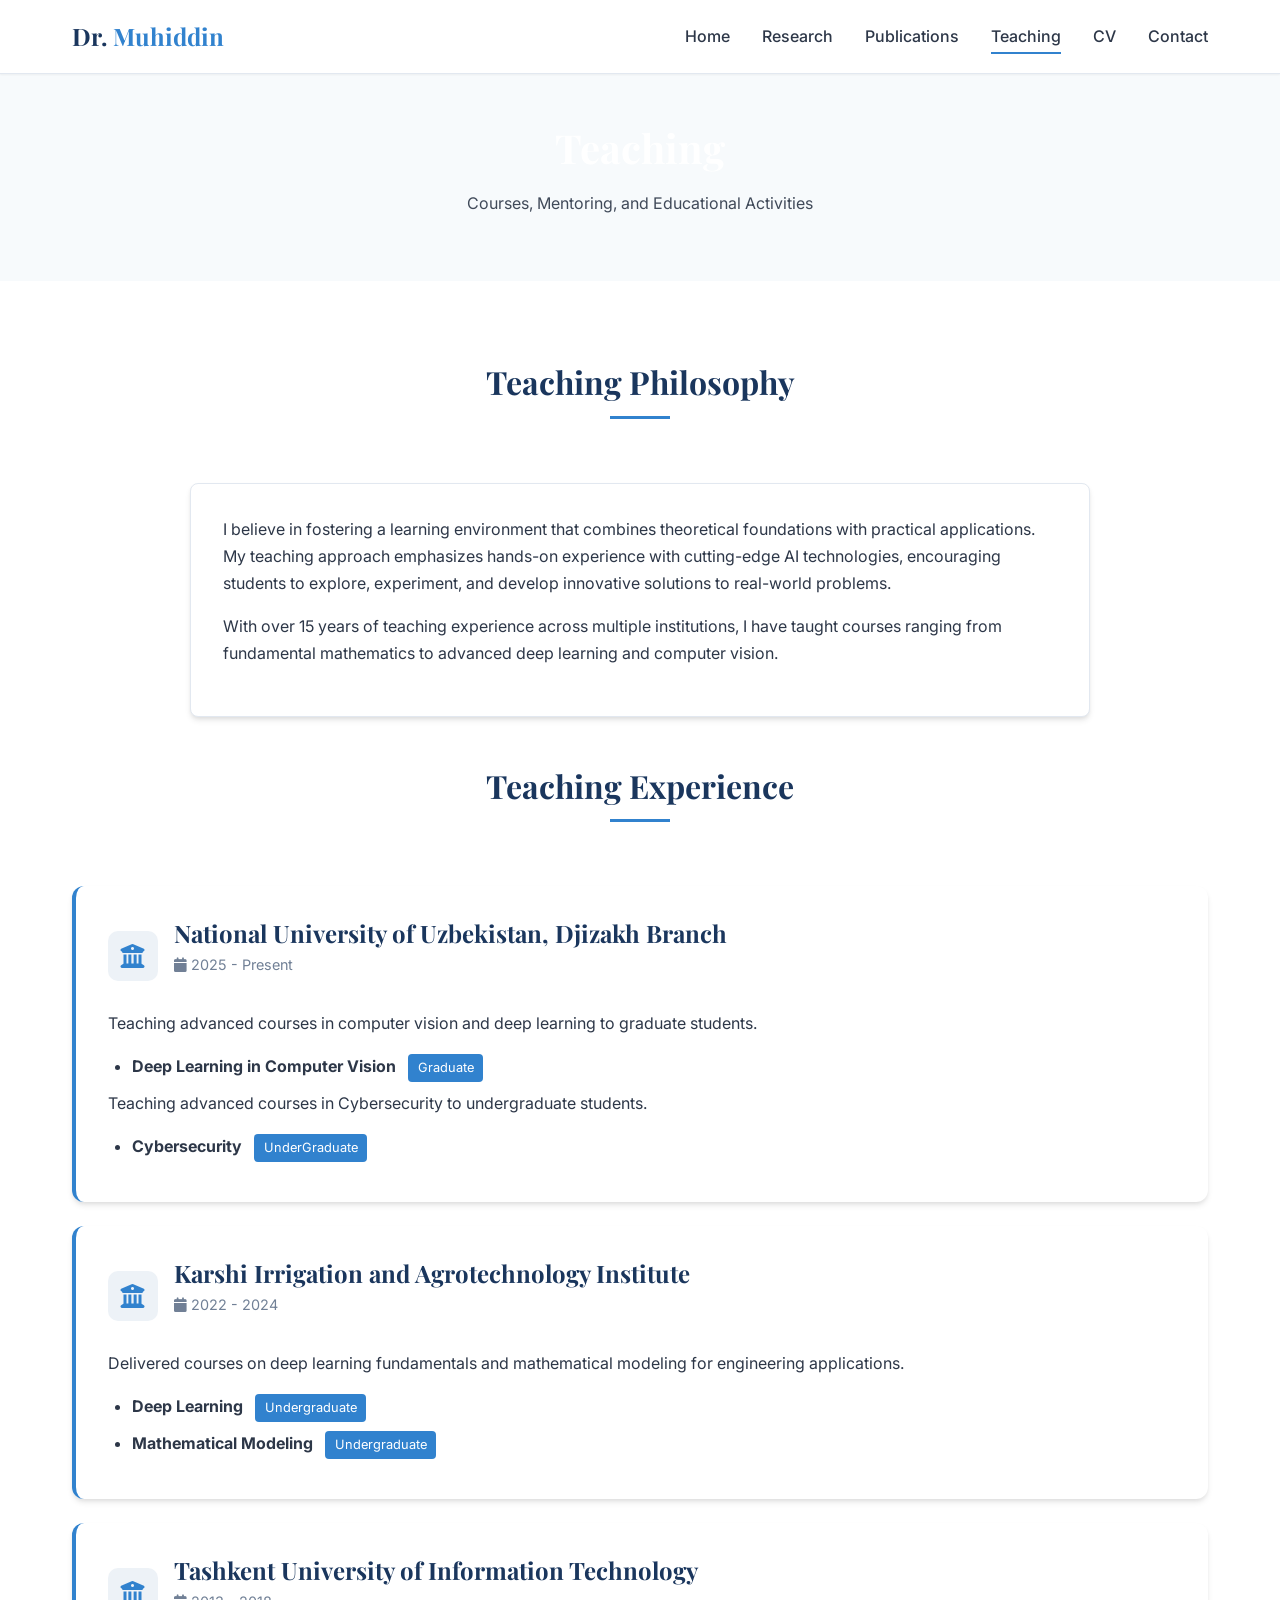
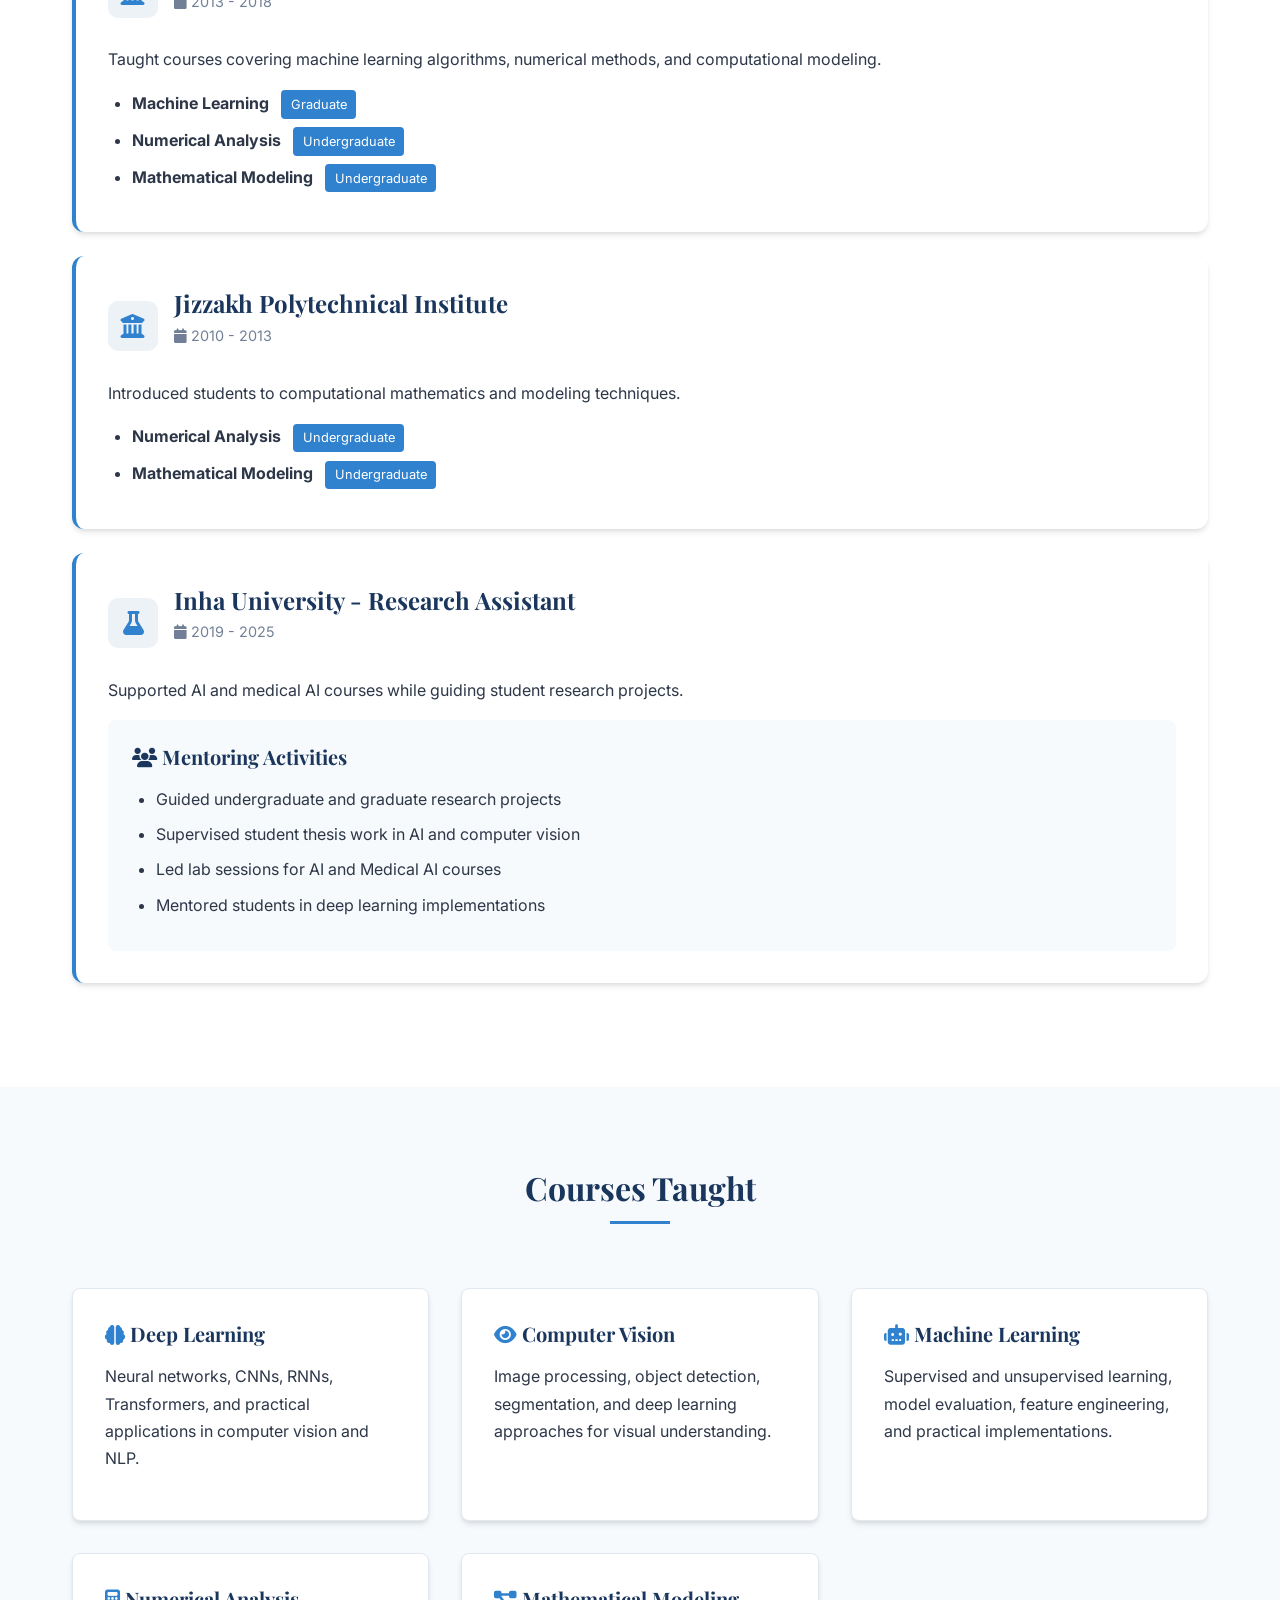
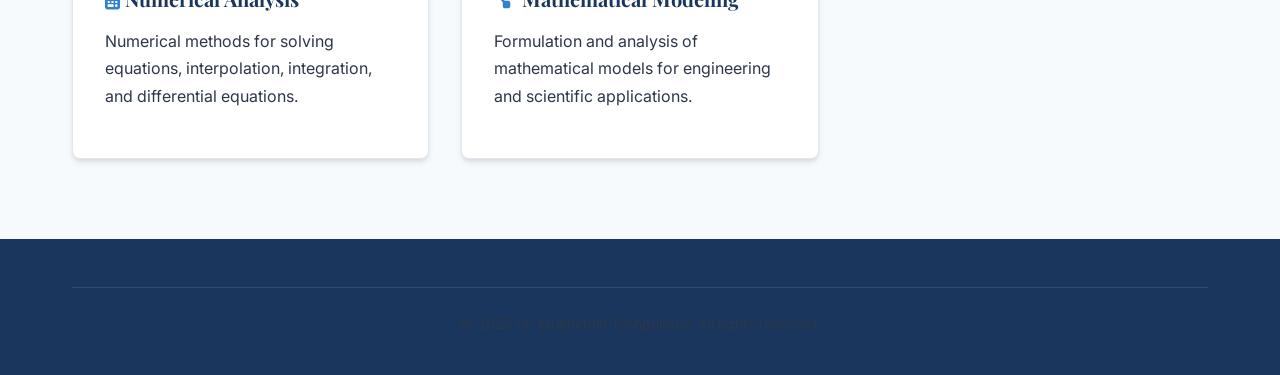
<file: pages/teaching.html>
<!DOCTYPE html>
<html lang="en">
<head>
    <meta charset="UTF-8">
    <meta name="viewport" content="width=device-width, initial-scale=1.0">
    <meta name="description" content=" Teaching Experience by Dr. Mukhiddin Toshpulatov - Courses in Deep Learning, Machine Learning, and Computer Vision">
    <title>Teaching | Dr. Mukhiddin Toshpulatov</title>

    <link rel="preconnect" href="https://fonts.googleapis.com">
    <link rel="preconnect" href="https://fonts.gstatic.com" crossorigin>
    <link href="https://fonts.googleapis.com/css2?family=Inter:wght@400;500;600;700&family=Playfair+Display:wght@600;700&display=swap" rel="stylesheet">
    <link rel="stylesheet" href="https://cdnjs.cloudflare.com/ajax/libs/font-awesome/6.4.0/css/all.min.css">
    <link rel="stylesheet" href="../assets/css/style.css">

    <style>
        .teaching-card {
            background: var(--bg-color);
            border-radius: 12px;
            padding: 2rem;
            margin-bottom: 1.5rem;
            box-shadow: var(--shadow-md);
            border-left: 4px solid var(--accent-color);
        }
        .teaching-card .institution {
            display: flex;
            align-items: center;
            gap: 1rem;
            margin-bottom: 1rem;
        }
        .teaching-card .inst-icon {
            width: 50px;
            height: 50px;
            background: var(--bg-tertiary);
            border-radius: 10px;
            display: flex;
            align-items: center;
            justify-content: center;
            font-size: 1.5rem;
            color: var(--accent-color);
        }
        .teaching-card .inst-info h3 {
            margin-bottom: 0.25rem;
        }
        .teaching-card .period {
            color: var(--text-light);
            font-size: 0.9rem;
        }
        .course-list {
            margin-top: 1rem;
            padding-left: 1.5rem;
        }
        .course-list li {
            margin-bottom: 0.5rem;
            color: var(--text-color);
        }
        .course-tag {
            display: inline-block;
            background: var(--accent-color);
            color: white;
            padding: 0.2rem 0.6rem;
            border-radius: 4px;
            font-size: 0.8rem;
            margin-left: 0.5rem;
        }
        .mentoring-section {
            background: var(--bg-secondary);
            border-radius: 8px;
            padding: 1.5rem;
            margin-top: 1rem;
        }
    </style>
</head>
<body>
    <header>
        <nav>
            <a href="../index.html" class="logo">Dr. <span>Muhiddin</span></a>
            <ul class="nav-links">
                <li><a href="../index.html">Home</a></li>
                <li><a href="research.html">Research</a></li>
                <li><a href="publications.html">Publications</a></li>
                <li><a href="teaching.html" class="active">Teaching</a></li>
                <li><a href="cv.html">CV</a></li>
                <li><a href="contact.html">Contact</a></li>
            </ul>
            <button class="mobile-menu-btn" aria-label="Toggle menu">
                <i class="fas fa-bars"></i>
            </button>
        </nav>
    </header>

    <section class="hero" style="padding: 3rem 0;">
        <div class="container text-center">
            <h1 style="color: white;">Teaching</h1>
            <p style="opacity: 0.9;">Courses, Mentoring, and Educational Activities</p>
        </div>
    </section>

    <section>
        <div class="container">
            <div class="section-title">
                <h2>Teaching Philosophy</h2>
            </div>
            <div class="card" style="max-width: 900px; margin: 0 auto 3rem;">
                <p>I believe in fostering a learning environment that combines theoretical foundations with practical applications. My teaching approach emphasizes hands-on experience with cutting-edge AI technologies, encouraging students to explore, experiment, and develop innovative solutions to real-world problems.</p>
                <p>With over 15 years of teaching experience across multiple institutions, I have taught courses ranging from fundamental mathematics to advanced deep learning and computer vision.</p>
            </div>

            <div class="section-title">
                <h2>Teaching Experience</h2>
            </div>

            <!-- Current Position -->
            <div class="teaching-card">
                <div class="institution">
                    <div class="inst-icon"><i class="fas fa-university"></i></div>
                    <div class="inst-info">
                        <h3>National University of Uzbekistan, Djizakh Branch</h3>
                        <p class="period"><i class="fas fa-calendar"></i> 2025 - Present</p>
                    </div>
                </div>
                <p>Teaching advanced courses in computer vision and deep learning to graduate students.</p>
                <ul class="course-list">
                    <li><strong>Deep Learning in Computer Vision</strong> <span class="course-tag">Graduate</span></li>
                </ul>
                            <p>Teaching advanced courses in Cybersecurity to undergraduate students.</p>
                <ul class="course-list">
                    <li><strong>Cybersecurity</strong> <span class="course-tag">UnderGraduate</span></li>
                </ul>
            </div>

            <!-- Karshi -->
            <div class="teaching-card">
                <div class="institution">
                    <div class="inst-icon"><i class="fas fa-university"></i></div>
                    <div class="inst-info">
                        <h3>Karshi Irrigation and Agrotechnology Institute</h3>
                        <p class="period"><i class="fas fa-calendar"></i> 2022 - 2024</p>
                    </div>
                </div>
                <p>Delivered courses on deep learning fundamentals and mathematical modeling for engineering applications.</p>
                <ul class="course-list">
                    <li><strong>Deep Learning</strong> <span class="course-tag">Undergraduate</span></li>
                    <li><strong>Mathematical Modeling</strong> <span class="course-tag">Undergraduate</span></li>
                </ul>
            </div>

            <!-- TUIT -->
            <div class="teaching-card">
                <div class="institution">
                    <div class="inst-icon"><i class="fas fa-university"></i></div>
                    <div class="inst-info">
                        <h3>Tashkent University of Information Technology</h3>
                        <p class="period"><i class="fas fa-calendar"></i> 2013 - 2018</p>
                    </div>
                </div>
                <p>Taught courses covering machine learning algorithms, numerical methods, and computational modeling.</p>
                <ul class="course-list">
                    <li><strong>Machine Learning</strong> <span class="course-tag">Graduate</span></li>
                    <li><strong>Numerical Analysis</strong> <span class="course-tag">Undergraduate</span></li>
                    <li><strong>Mathematical Modeling</strong> <span class="course-tag">Undergraduate</span></li>
                </ul>
            </div>

            <!-- Jizzakh -->
            <div class="teaching-card">
                <div class="institution">
                    <div class="inst-icon"><i class="fas fa-university"></i></div>
                    <div class="inst-info">
                        <h3>Jizzakh Polytechnical Institute</h3>
                        <p class="period"><i class="fas fa-calendar"></i> 2010 - 2013</p>
                    </div>
                </div>
                <p>Introduced students to computational mathematics and modeling techniques.</p>
                <ul class="course-list">
                    <li><strong>Numerical Analysis</strong> <span class="course-tag">Undergraduate</span></li>
                    <li><strong>Mathematical Modeling</strong> <span class="course-tag">Undergraduate</span></li>
                </ul>
            </div>

            <!-- Research Assistant -->
            <div class="teaching-card">
                <div class="institution">
                    <div class="inst-icon"><i class="fas fa-flask"></i></div>
                    <div class="inst-info">
                        <h3>Inha University - Research Assistant</h3>
                        <p class="period"><i class="fas fa-calendar"></i> 2019 - 2025</p>
                    </div>
                </div>
                <p>Supported AI and medical AI courses while guiding student research projects.</p>
                <div class="mentoring-section">
                    <h4><i class="fas fa-users"></i> Mentoring Activities</h4>
                    <ul class="course-list">
                        <li>Guided undergraduate and graduate research projects</li>
                        <li>Supervised student thesis work in AI and computer vision</li>
                        <li>Led lab sessions for AI and Medical AI courses</li>
                        <li>Mentored students in deep learning implementations</li>
                    </ul>
                </div>
            </div>
        </div>
    </section>

    <!-- Courses Overview -->
    <section style="background: var(--bg-secondary);">
        <div class="container">
            <div class="section-title">
                <h2>Courses Taught</h2>
            </div>
            <div class="research-grid">
                <div class="card">
                    <h4><i class="fas fa-brain" style="color: var(--accent-color);"></i> Deep Learning</h4>
                    <p>Neural networks, CNNs, RNNs, Transformers, and practical applications in computer vision and NLP.</p>
                </div>
                <div class="card">
                    <h4><i class="fas fa-eye" style="color: var(--accent-color);"></i> Computer Vision</h4>
                    <p>Image processing, object detection, segmentation, and deep learning approaches for visual understanding.</p>
                </div>
                <div class="card">
                    <h4><i class="fas fa-robot" style="color: var(--accent-color);"></i> Machine Learning</h4>
                    <p>Supervised and unsupervised learning, model evaluation, feature engineering, and practical implementations.</p>
                </div>
                <div class="card">
                    <h4><i class="fas fa-calculator" style="color: var(--accent-color);"></i> Numerical Analysis</h4>
                    <p>Numerical methods for solving equations, interpolation, integration, and differential equations.</p>
                </div>
                <div class="card">
                    <h4><i class="fas fa-project-diagram" style="color: var(--accent-color);"></i> Mathematical Modeling</h4>
                    <p>Formulation and analysis of mathematical models for engineering and scientific applications.</p>
                </div>
            </div>
        </div>
    </section>

    <footer>
        <div class="container">
            <div class="footer-bottom">
                <p>&copy; 2025 Dr. Mukhiddin Toshpulatov. All rights reserved.</p>
            </div>
        </div>
    </footer>

    <script src="../assets/js/main.js"></script>
</body>
</html>
</file>
<file: assets/css/style.css>
/* ============================================
   Dr. Mukhiddin Toshpulatov - Academic Website
   Modern Scholarly Design
   ============================================ */

/* CSS Variables */
:root {
  --primary-color: #1a365d;
  --secondary-color: #2c5282;
  --accent-color: #3182ce;
  --text-color: #2d3748;
  --text-light: #718096;
  --bg-color: #ffffff;
  --bg-secondary: #f7fafc;
  --bg-tertiary: #edf2f7;
  --border-color: #e2e8f0;
  --success-color: #38a169;
  --font-primary: 'Inter', -apple-system, BlinkMacSystemFont, 'Segoe UI', Roboto, sans-serif;
  --font-heading: 'Playfair Display', Georgia, serif;
  --shadow-sm: 0 1px 2px 0 rgba(0, 0, 0, 0.05);
  --shadow-md: 0 4px 6px -1px rgba(0, 0, 0, 0.1), 0 2px 4px -1px rgba(0, 0, 0, 0.06);
  --shadow-lg: 0 10px 15px -3px rgba(0, 0, 0, 0.1), 0 4px 6px -2px rgba(0, 0, 0, 0.05);
  --transition: all 0.3s ease;
}

/* Reset & Base */
*, *::before, *::after {
  box-sizing: border-box;
  margin: 0;
  padding: 0;
}

html {
  scroll-behavior: smooth;
  font-size: 16px;
}

body {
  font-family: var(--font-primary);
  color: var(--text-color);
  background-color: var(--bg-color);
  line-height: 1.7;
  -webkit-font-smoothing: antialiased;
}

/* Typography */
h1, h2, h3, h4, h5, h6 {
  font-family: var(--font-heading);
  font-weight: 700;
  line-height: 1.3;
  color: var(--primary-color);
  margin-bottom: 1rem;
}

h1 { font-size: 2.5rem; }
h2 { font-size: 2rem; }
h3 { font-size: 1.5rem; }
h4 { font-size: 1.25rem; }

p {
  margin-bottom: 1rem;
  color: var(--text-color);
}

a {
  color: var(--accent-color);
  text-decoration: none;
  transition: var(--transition);
}

a:hover {
  color: var(--primary-color);
}

/* Container */
.container {
  max-width: 1200px;
  margin: 0 auto;
  padding: 0 2rem;
}

/* Header & Navigation */
header {
  background: var(--bg-color);
  box-shadow: var(--shadow-sm);
  position: sticky;
  top: 0;
  z-index: 1000;
  border-bottom: 1px solid var(--border-color);
}

nav {
  display: flex;
  justify-content: space-between;
  align-items: center;
  padding: 1rem 2rem;
  max-width: 1200px;
  margin: 0 auto;
}

.logo {
  font-family: var(--font-heading);
  font-size: 1.5rem;
  font-weight: 700;
  color: var(--primary-color);
}

.logo span {
  color: var(--accent-color);
}

.nav-links {
  display: flex;
  list-style: none;
  gap: 2rem;
}

.nav-links a {
  color: var(--text-color);
  font-weight: 500;
  padding: 0.5rem 0;
  position: relative;
}

.nav-links a::after {
  content: '';
  position: absolute;
  bottom: 0;
  left: 0;
  width: 0;
  height: 2px;
  background: var(--accent-color);
  transition: var(--transition);
}

.nav-links a:hover::after,
.nav-links a.active::after {
  width: 100%;
}

.mobile-menu-btn {
  display: none;
  background: none;
  border: none;
  font-size: 1.5rem;
  cursor: pointer;
  color: var(--primary-color);
}

/* Hero Section */
.hero {
  background: linear-gradient(135deg, var(--primary-color) 0%, var(--secondary-color) 100%);
  color: white;
  padding: 5rem 0;
  position: relative;
  overflow: hidden;
}

.hero::before {
  content: '';
  position: absolute;
  top: 0;
  left: 0;
  right: 0;
  bottom: 0;
  background: url("data:image/svg+xml,%3Csvg width='60' height='60' viewBox='0 0 60 60' xmlns='http://www.w3.org/2000/svg'%3E%3Cg fill='none' fill-rule='evenodd'%3E%3Cg fill='%23ffffff' fill-opacity='0.05'%3E%3Cpath d='M36 34v-4h-2v4h-4v2h4v4h2v-4h4v-2h-4zm0-30V0h-2v4h-4v2h4v4h2V6h4V4h-4zM6 34v-4H4v4H0v2h4v4h2v-4h4v-2H6zM6 4V0H4v4H0v2h4v4h2V6h4V4H6z'/%3E%3C/g%3E%3C/g%3E%3C/svg%3E");
}

.hero-content {
  display: grid;
  grid-template-columns: 250px 1fr;
  gap: 3rem;
  align-items: center;
  position: relative;
  z-index: 1;
}

.hero-image {
  width: 250px;
  height: 250px;
  border-radius: 50%;
  border: 5px solid rgba(255, 255, 255, 0.3);
  object-fit: cover;
  background: var(--bg-tertiary);
  display: flex;
  align-items: center;
  justify-content: center;
  font-size: 5rem;
  color: var(--primary-color);
}

.hero-text h1 {
  color: white;
  font-size: 3rem;
  margin-bottom: 0.5rem;
}

.hero-text .title {
  font-size: 1.25rem;
  opacity: 0.9;
  margin-bottom: 1rem;
}

.hero-text .affiliation {
  font-size: 1rem;
  opacity: 0.8;
  margin-bottom: 1.5rem;
}

.hero-stats {
  display: flex;
  gap: 2rem;
  margin-top: 2rem;
}

.stat-item {
  text-align: center;
}

.stat-number {
  font-size: 2rem;
  font-weight: 700;
  display: block;
}

.stat-label {
  font-size: 0.875rem;
  opacity: 0.8;
}

/* Social Links */
.social-links {
  display: flex;
  gap: 1rem;
  margin-top: 1.5rem;
}

.social-links a {
  display: inline-flex;
  align-items: center;
  justify-content: center;
  width: 40px;
  height: 40px;
  border-radius: 50%;
  background: rgba(255, 255, 255, 0.1);
  color: white;
  transition: var(--transition);
}

.social-links a:hover {
  background: rgba(255, 255, 255, 0.2);
  transform: translateY(-2px);
}

/* Sections */
section {
  padding: 5rem 0;
}

section:nth-child(even) {
  background: var(--bg-secondary);
}

.section-title {
  text-align: center;
  margin-bottom: 3rem;
}

.section-title h2 {
  display: inline-block;
  position: relative;
  padding-bottom: 1rem;
}

.section-title h2::after {
  content: '';
  position: absolute;
  bottom: 0;
  left: 50%;
  transform: translateX(-50%);
  width: 60px;
  height: 3px;
  background: var(--accent-color);
}

/* Cards */
.card {
  background: var(--bg-color);
  border-radius: 8px;
  padding: 2rem;
  box-shadow: var(--shadow-md);
  transition: var(--transition);
  border: 1px solid var(--border-color);
}

.card:hover {
  box-shadow: var(--shadow-lg);
  transform: translateY(-2px);
}

/* Research Areas Grid */
.research-grid {
  display: grid;
  grid-template-columns: repeat(auto-fit, minmax(280px, 1fr));
  gap: 2rem;
}

.research-card {
  text-align: center;
  padding: 2.5rem 2rem;
}

.research-card .icon {
  font-size: 3rem;
  margin-bottom: 1rem;
  display: block;
}

.research-card h3 {
  font-size: 1.25rem;
  margin-bottom: 1rem;
}

.research-card p {
  color: var(--text-light);
  font-size: 0.95rem;
}

/* Publications */
.publication-list {
  max-width: 900px;
  margin: 0 auto;
}

.publication-item {
  padding: 1.5rem 0;
  border-bottom: 1px solid var(--border-color);
}

.publication-item:last-child {
  border-bottom: none;
}

.publication-year {
  display: inline-block;
  background: var(--accent-color);
  color: white;
  padding: 0.25rem 0.75rem;
  border-radius: 4px;
  font-size: 0.875rem;
  font-weight: 600;
  margin-bottom: 0.5rem;
}

.publication-title {
  font-weight: 600;
  color: var(--primary-color);
  margin-bottom: 0.5rem;
  font-size: 1.1rem;
}

.publication-authors {
  color: var(--text-light);
  font-size: 0.95rem;
  margin-bottom: 0.25rem;
}

.publication-venue {
  color: var(--text-color);
  font-style: italic;
  font-size: 0.95rem;
}

.publication-badge {
  display: inline-block;
  background: var(--success-color);
  color: white;
  padding: 0.2rem 0.5rem;
  border-radius: 4px;
  font-size: 0.75rem;
  font-weight: 600;
  margin-left: 0.5rem;
}

/* Timeline */
.timeline {
  position: relative;
  max-width: 800px;
  margin: 0 auto;
  padding-left: 2rem;
}

.timeline::before {
  content: '';
  position: absolute;
  left: 0;
  top: 0;
  bottom: 0;
  width: 2px;
  background: var(--border-color);
}

.timeline-item {
  position: relative;
  padding-bottom: 2rem;
  padding-left: 2rem;
}

.timeline-item::before {
  content: '';
  position: absolute;
  left: -2rem;
  top: 0.5rem;
  width: 12px;
  height: 12px;
  border-radius: 50%;
  background: var(--accent-color);
  border: 2px solid var(--bg-color);
  transform: translateX(-5px);
}

.timeline-date {
  font-weight: 600;
  color: var(--accent-color);
  margin-bottom: 0.5rem;
}

.timeline-title {
  font-weight: 600;
  color: var(--primary-color);
  margin-bottom: 0.25rem;
}

.timeline-org {
  color: var(--text-light);
  margin-bottom: 0.5rem;
}

.timeline-desc {
  color: var(--text-color);
  font-size: 0.95rem;
}

/* Skills */
.skills-grid {
  display: grid;
  grid-template-columns: repeat(auto-fit, minmax(200px, 1fr));
  gap: 1.5rem;
}

.skill-category h4 {
  margin-bottom: 1rem;
  color: var(--primary-color);
}

.skill-tags {
  display: flex;
  flex-wrap: wrap;
  gap: 0.5rem;
}

.skill-tag {
  background: var(--bg-tertiary);
  color: var(--text-color);
  padding: 0.4rem 0.8rem;
  border-radius: 20px;
  font-size: 0.875rem;
  transition: var(--transition);
}

.skill-tag:hover {
  background: var(--accent-color);
  color: white;
}

/* Contact Section */
.contact-grid {
  display: grid;
  grid-template-columns: repeat(auto-fit, minmax(300px, 1fr));
  gap: 2rem;
}

.contact-info {
  display: flex;
  flex-direction: column;
  gap: 1.5rem;
}

.contact-item {
  display: flex;
  align-items: flex-start;
  gap: 1rem;
}

.contact-icon {
  width: 50px;
  height: 50px;
  background: var(--accent-color);
  color: white;
  border-radius: 50%;
  display: flex;
  align-items: center;
  justify-content: center;
  font-size: 1.25rem;
  flex-shrink: 0;
}

.contact-details h4 {
  margin-bottom: 0.25rem;
  font-size: 1rem;
}

.contact-details p, .contact-details a {
  color: var(--text-light);
  font-size: 0.95rem;
}

/* Footer */
footer {
  background: var(--primary-color);
  color: white;
  padding: 3rem 0 1.5rem;
}

.footer-content {
  display: grid;
  grid-template-columns: repeat(auto-fit, minmax(250px, 1fr));
  gap: 2rem;
  margin-bottom: 2rem;
}

.footer-section h4 {
  color: white;
  margin-bottom: 1rem;
  font-size: 1.1rem;
}

.footer-section p, .footer-section a {
  color: rgba(255, 255, 255, 0.8);
  font-size: 0.95rem;
}

.footer-section a:hover {
  color: white;
}

.footer-bottom {
  text-align: center;
  padding-top: 1.5rem;
  border-top: 1px solid rgba(255, 255, 255, 0.1);
  color: rgba(255, 255, 255, 0.6);
  font-size: 0.875rem;
}

/* Buttons */
.btn {
  display: inline-block;
  padding: 0.75rem 1.5rem;
  border-radius: 6px;
  font-weight: 600;
  text-align: center;
  transition: var(--transition);
  cursor: pointer;
  border: none;
}

.btn-primary {
  background: var(--accent-color);
  color: white;
}

.btn-primary:hover {
  background: var(--primary-color);
  color: white;
}

.btn-outline {
  background: transparent;
  border: 2px solid white;
  color: white;
}

.btn-outline:hover {
  background: white;
  color: var(--primary-color);
}

/* Utilities */
.text-center { text-align: center; }
.mt-1 { margin-top: 0.5rem; }
.mt-2 { margin-top: 1rem; }
.mt-3 { margin-top: 1.5rem; }
.mt-4 { margin-top: 2rem; }
.mb-1 { margin-bottom: 0.5rem; }
.mb-2 { margin-bottom: 1rem; }
.mb-3 { margin-bottom: 1.5rem; }
.mb-4 { margin-bottom: 2rem; }

/* Responsive */
@media (max-width: 768px) {
  .hero-content {
    grid-template-columns: 1fr;
    text-align: center;
  }

  .hero-image {
    margin: 0 auto;
    width: 180px;
    height: 180px;
  }

  .hero-text h1 {
    font-size: 2rem;
  }

  .hero-stats {
    justify-content: center;
  }

  .social-links {
    justify-content: center;
  }

  .nav-links {
    display: none;
    position: absolute;
    top: 100%;
    left: 0;
    right: 0;
    background: var(--bg-color);
    flex-direction: column;
    padding: 1rem;
    box-shadow: var(--shadow-md);
    gap: 0;
  }

  .nav-links.active {
    display: flex;
  }

  .nav-links li {
    border-bottom: 1px solid var(--border-color);
  }

  .nav-links a {
    display: block;
    padding: 1rem;
  }

  .mobile-menu-btn {
    display: block;
  }

  h1 { font-size: 2rem; }
  h2 { font-size: 1.5rem; }

  section {
    padding: 3rem 0;
  }

  .container {
    padding: 0 1rem;
  }
}

/* Print Styles */
@media print {
  header, footer, .social-links, .btn {
    display: none;
  }

  .hero {
    background: none;
    color: var(--text-color);
    padding: 2rem 0;
  }

  .hero-text h1 {
    color: var(--primary-color);
  }
}

.pub-filters { display: flex; gap: .5rem; flex-wrap: wrap; margin-bottom: 1rem; }
.pub-filter { padding: .35rem .9rem; border: 1px solid var(--primary-color); border-radius: 999px;
              background: transparent; color: var(--primary-color); cursor: pointer; font: inherit; }
.pub-filter.active, .pub-filter:hover { background: var(--primary-color); color: #fff; }
.pub-count { font-size: .85rem; opacity: .7; margin-top: .5rem; }
</file>
